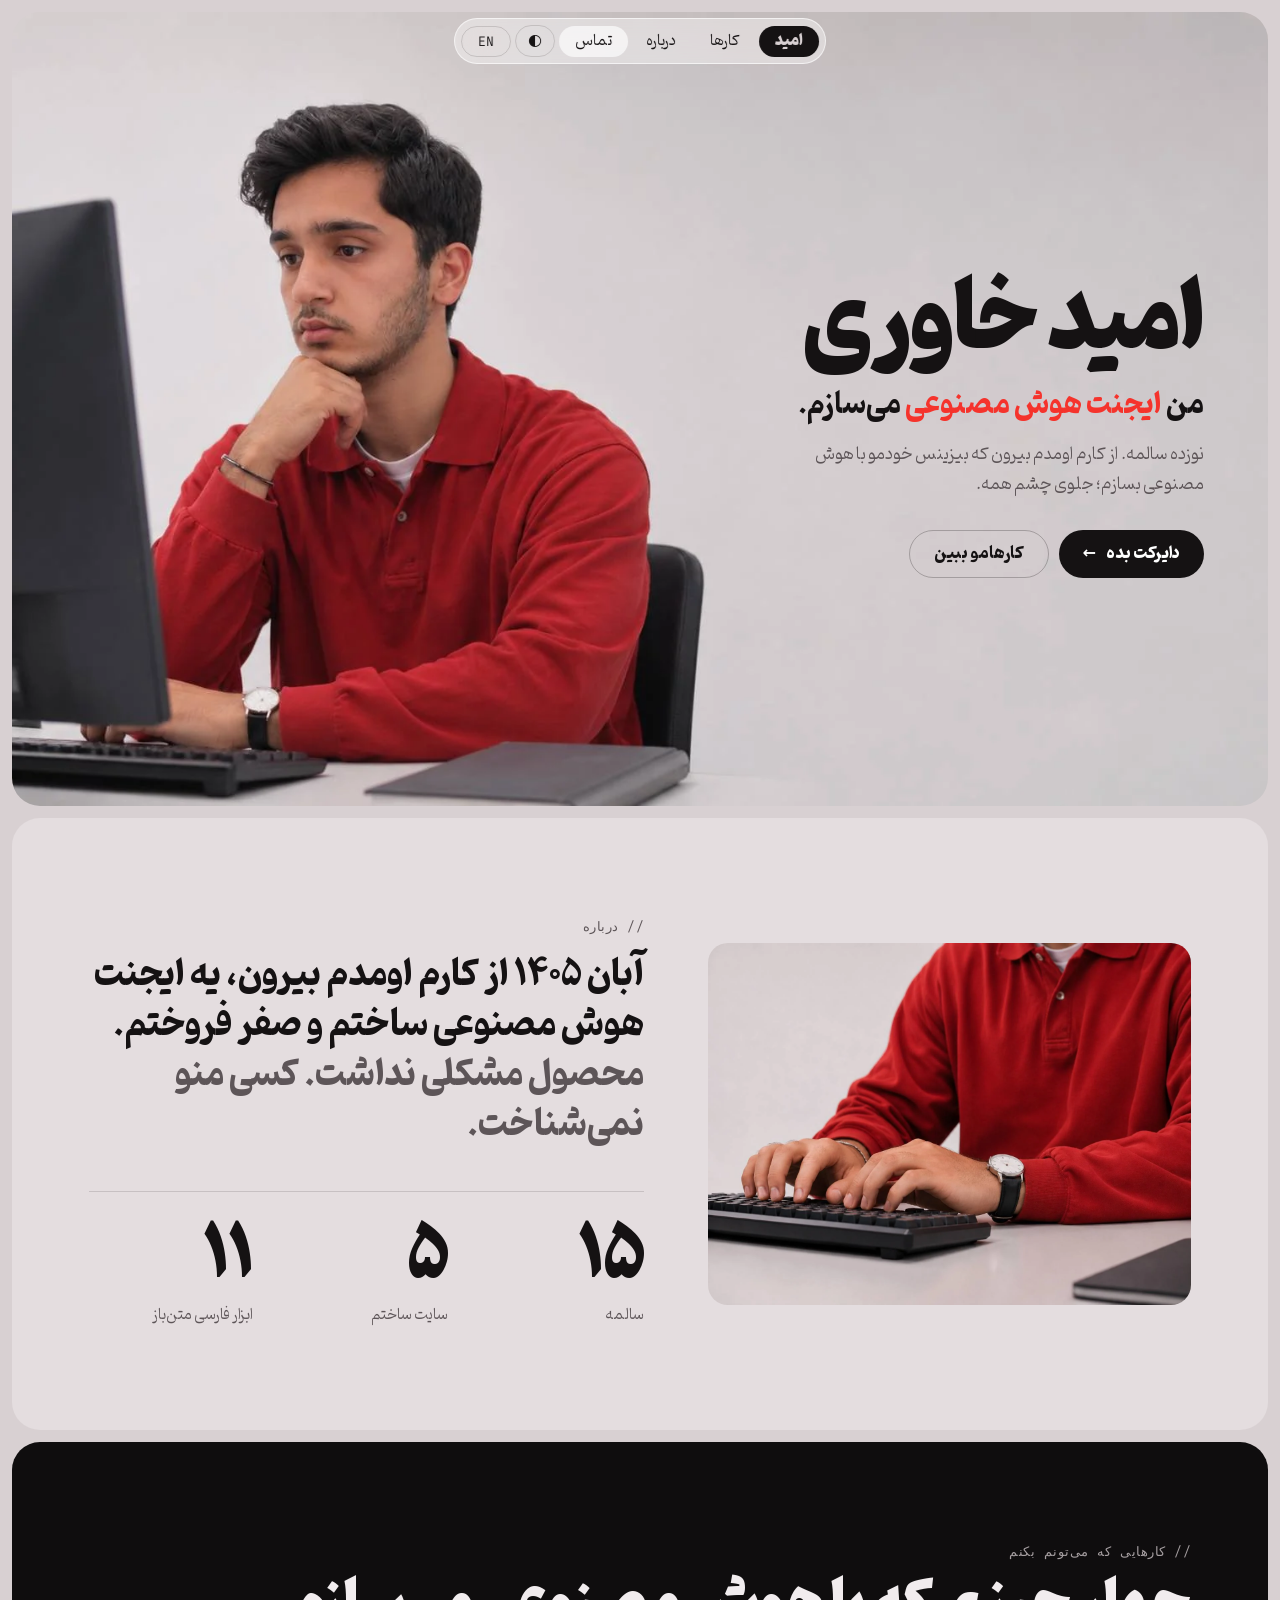
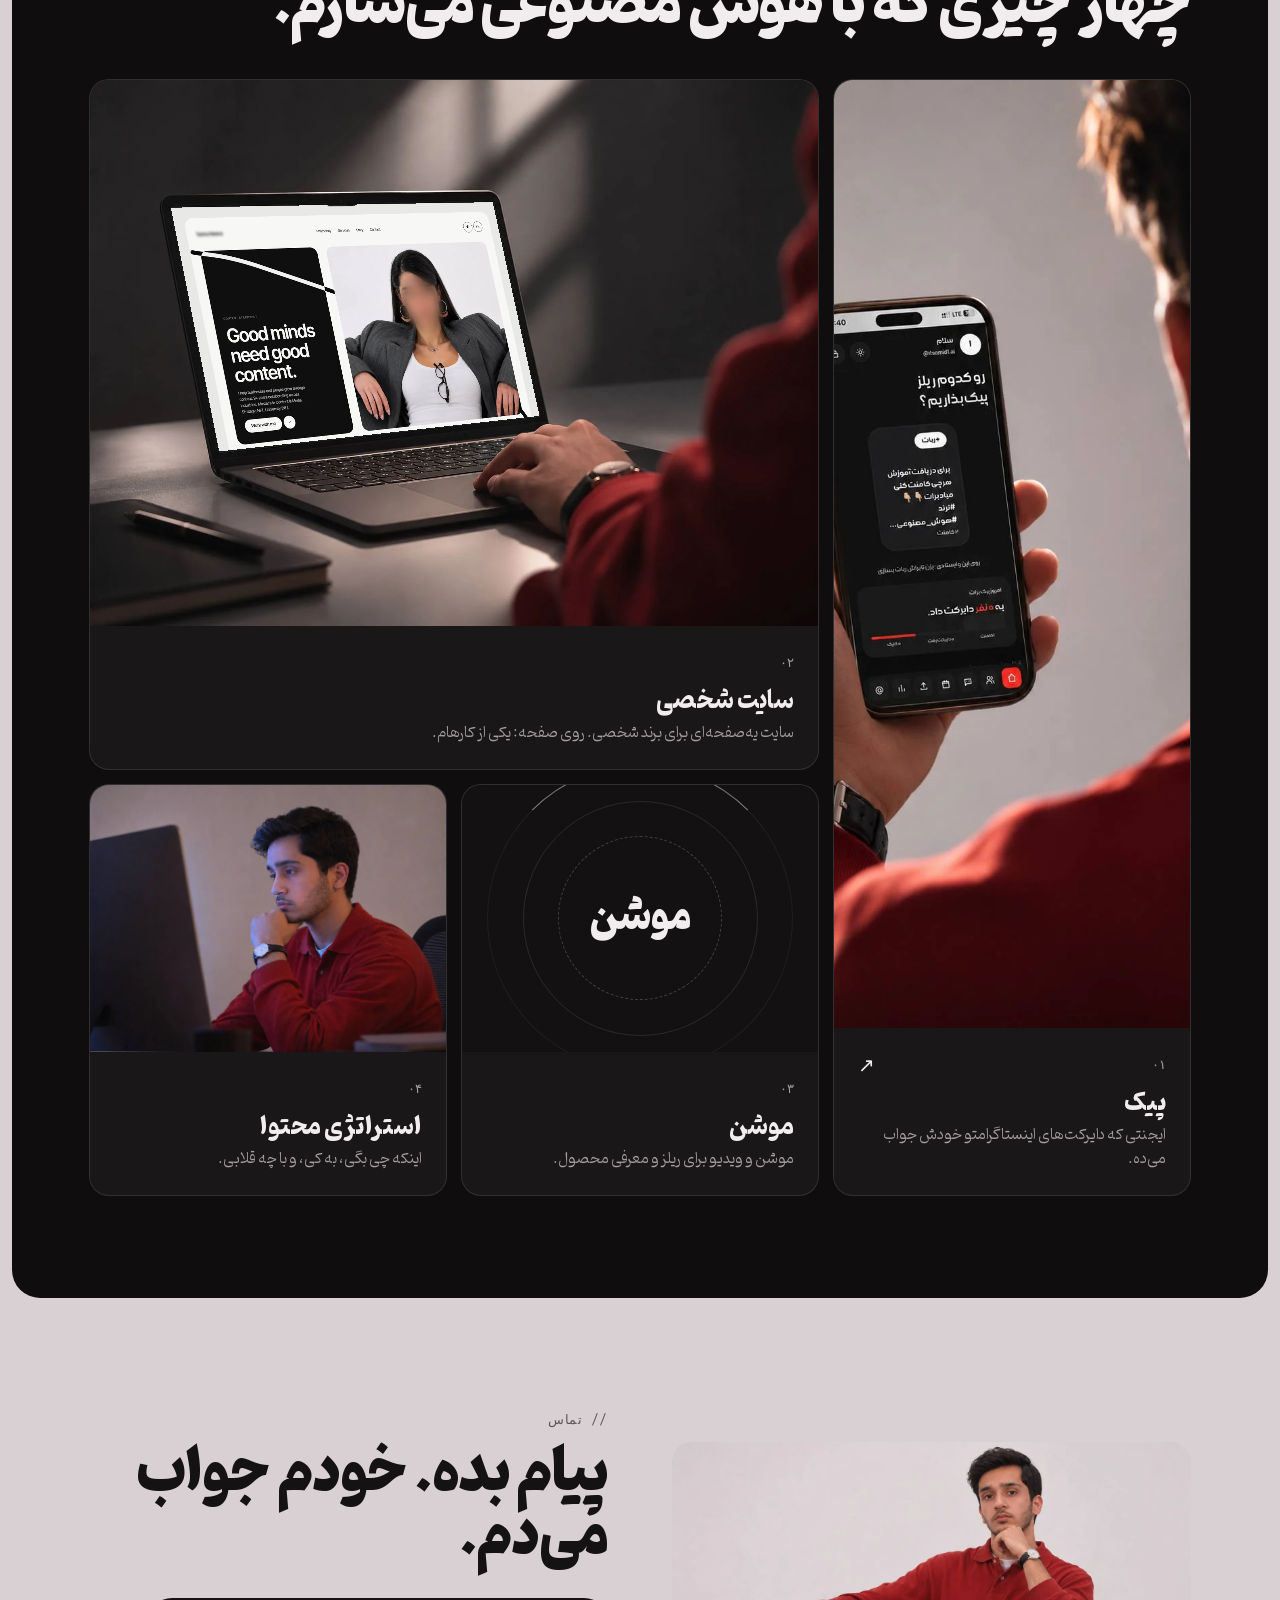
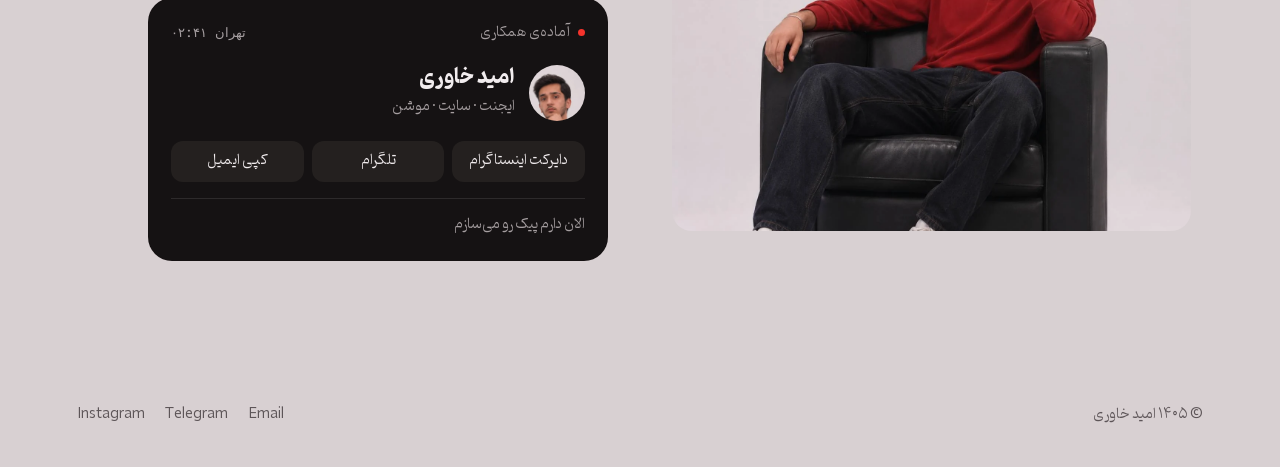
<file: index.html>
<!doctype html>
<html lang="fa" dir="rtl">
<head>
<meta charset="utf-8">
<meta name="viewport" content="width=device-width, initial-scale=1">
<title>امید خاوری | ایجنت هوش مصنوعی، سایت شخصی، برند شخصی</title>
<meta name="description" content="امید خاوری، ۱۹ ساله. با هوش مصنوعی ایجنت، سایت شخصی و موشن می‌سازه و بیزینس خودشو جلوی چشم همه می‌سازه.">
<meta property="og:title" content="امید خاوری">
<meta property="og:description" content="ایجنت هوش مصنوعی، سایت شخصی، موشن و استراتژی محتوا.">
<meta property="og:image" content="https://omidkhavari1708-pixel.github.io/omidtalks/img/v2/og.jpg">
<meta property="og:type" content="website">
<meta name="theme-color" content="#d8d0d2">
<link rel="preload" href="img/v2/hero.webp" as="image">
<link rel="preload" href="fonts/pinar-extrabold.woff2" as="font" type="font/woff2" crossorigin>
<link rel="preload" href="fonts/pinar-regular.woff2" as="font" type="font/woff2" crossorigin>
<link rel="stylesheet" href="css/v2.css">
<script>(()=>{const r=document.documentElement;r.classList.add('js');let t;try{t=localStorage.getItem('theme')}catch(e){}if(!t)t=matchMedia('(prefers-color-scheme: dark)').matches?'dark':'light';r.dataset.theme=t})()</script>
</head>
<body>

<nav class="nav" aria-label="منو" data-en-aria="Menu">
  <a class="logo" href="#top" data-en="Omid">امید</a>
  <div class="links">
    <a href="#work" data-en="Work">کارها</a>
    <a href="#about" data-en="About">درباره</a>
    <a href="#contact" data-en="Contact">تماس</a>
  </div>
  <button class="theme" type="button" aria-label="حالت تاریک" data-en-aria="Dark mode"><span aria-hidden="true">◐</span></button>
  <button class="lang" type="button" aria-label="English" data-en-aria="فارسی">EN</button>
</nav>

<header class="hero" id="top">
  <picture class="hero-img">
    <source media="(max-width: 760px)" srcset="img/v2/hero-sm.webp">
    <img src="img/v2/hero.webp" alt="امید پشت سیستم" data-en-alt="Omid at his desk" width="1672" height="941" fetchpriority="high">
  </picture>
  <div class="hero-copy">
    <h1 data-en="Omid Khavarei">امید خاوری</h1>
    <p class="rot"><span data-en="I build">من</span> <span class="word" aria-live="polite">ایجنت هوش مصنوعی</span> <span data-en=".">می‌سازم.</span></p>
    <p class="sub" data-en="Nineteen. I left my job to build my own business with AI, in front of everyone.">نوزده سالمه. از کارم اومدم بیرون که بیزینس خودمو با هوش مصنوعی بسازم؛ جلوی چشم همه.</p>
    <div class="ctas">
      <a class="btn solid" href="https://ig.me/m/itsomid1.ai" target="_blank" rel="noopener"><span data-en="Send a DM">دایرکت بده</span><i aria-hidden="true">←</i></a>
      <a class="btn ghost" href="#work" data-en="See my work">کارهامو ببین</a>
    </div>
  </div>
</header>

<main>


<section class="about" id="about">
  <figure class="rv"><img src="img/v2/keys.webp" alt="دست‌های امید روی کیبورد" data-en-alt="Omid's hands on the keyboard" loading="lazy" width="1448" height="1086"></figure>
  <div class="about-copy rv">
    <span class="tag" data-en="// about">// درباره</span>
    <p class="statement" data-en="Aban 1405: I left my job, built an AI agent, and sold zero. <em>The product was fine. Nobody knew me.</em>">آبان ۱۴۰۵ از کارم اومدم بیرون، یه ایجنت هوش مصنوعی ساختم و صفر فروختم. <em>محصول مشکلی نداشت. کسی منو نمی‌شناخت.</em></p>
    <dl class="stats">
      <div><dt class="num" data-to="19">۰</dt><dd data-en="years old">سالمه</dd></div>
      <div><dt class="num" data-to="6">۰</dt><dd data-en="sites built">سایت ساختم</dd></div>
      <div><dt class="num" data-to="13">۰</dt><dd data-en="open-source Persian tools">ابزار فارسی متن‌باز</dd></div>
    </dl>
  </div>
</section>

<section class="work dark" id="work">
  <div class="head rv">
    <span class="tag" data-en="// what I can do">// کارهایی که می‌تونم بکنم</span>
    <h2 data-en="Four things I build, with AI.">چهار چیزی که با هوش مصنوعی می‌سازم.</h2>
  </div>
  <div class="bento">
    <a class="tile t-paik rv" href="https://paikfa1omidkhavarei.github.io/" target="_blank" rel="noopener">
      <img src="img/v2/paik.webp" alt="پیک روی گوشی" data-en-alt="Paik on a phone" loading="lazy" width="1122" height="1402">
      <div class="cap"><b data-en="01">۰۱</b><h3 data-en="Paik">پیک</h3><p data-en="An agent that answers your Instagram DMs for you.">ایجنتی که دایرکت‌های اینستاگرامتو خودش جواب می‌ده.</p><i aria-hidden="true">↗</i></div>
    </a>
    <div class="tile t-site rv">
      <div class="laptop" aria-label="نمونه‌ی سایت شخصی" data-en-aria="Personal site example">
        <div class="lap-in">
          <div class="scr"><img src="img/v2/sarina.webp" alt="" loading="lazy" width="1000" height="3132"></div>
          <img class="lap-img" src="img/v2/laptop.webp" alt="" loading="lazy" width="1448" height="1086">
        </div>
      </div>
      <div class="cap"><b data-en="02">۰۲</b><h3 data-en="Personal site">سایت شخصی</h3><p data-en="A one-page site for a personal brand. On screen: one I built.">سایت یه‌صفحه‌ای برای برند شخصی. روی صفحه: یکی از کارهام.</p></div>
    </div>
    <div class="tile t-motion rv">
      <div class="motion" aria-hidden="true"><span></span><span></span><span></span><b data-en="motion">موشن</b></div>
      <div class="cap"><b data-en="03">۰۳</b><h3 data-en="Motion">موشن</h3><p data-en="Motion and video for reels and product launches.">موشن و ویدیو برای ریلز و معرفی محصول.</p></div>
    </div>
    <div class="tile t-strat rv">
      <img src="img/v2/think.webp" alt="امید در حال فکر کردن" data-en-alt="Omid thinking" loading="lazy" width="1448" height="1086">
      <div class="cap"><b data-en="04">۰۴</b><h3 data-en="Content strategy">استراتژی محتوا</h3><p data-en="What to say, to whom, and with which hook.">اینکه چی بگی، به کی، و با چه قلابی.</p></div>
    </div>
  </div>
</section>

<section class="contact" id="contact">
  <figure class="rv"><img src="img/v2/chair.webp" alt="امید روی صندلی" data-en-alt="Omid in a chair" loading="lazy" width="1402" height="1122"></figure>
  <div class="card-wrap rv">
    <span class="tag" data-en="// contact">// تماس</span>
    <h2 data-en="Message me. I answer myself.">پیام بده. خودم جواب می‌دم.</h2>
    <div class="pcard">
      <div class="pc-top">
        <span class="live"><i></i><span data-en="Open to work">آماده‌ی همکاری</span></span>
        <span class="clock" dir="ltr">--:--</span>
      </div>
      <div class="pc-id">
        <img src="img/v2/avatar.webp" alt="" width="240" height="240" loading="lazy">
        <div><b data-en="Omid Khavarei">امید خاوری</b><span data-en="AI agents · sites · motion">ایجنت · سایت · موشن</span></div>
      </div>
      <div class="pc-btns">
        <a href="https://ig.me/m/itsomid1.ai" target="_blank" rel="noopener"><span data-en="Instagram DM">دایرکت اینستاگرام</span></a>
        <a href="https://t.me/itsomid_ai" target="_blank" rel="noopener"><span data-en="Telegram">تلگرام</span></a>
        <button class="copy" type="button" data-mail="omidkhavarimarketer@gmail.com"><span data-en="Copy email">کپی ایمیل</span></button>
      </div>
      <p class="pc-now" data-en="Now building: Paik">الان دارم پیک رو می‌سازم</p>
    </div>
  </div>
</section>

</main>

<footer class="foot">
  <span data-en="© 1405 Omid Khavarei">© ۱۴۰۵ امید خاوری</span>
  <span class="f-links">
    <a href="https://instagram.com/itsomid1.ai" target="_blank" rel="noopener">Instagram</a>
    <a href="https://t.me/itsomid_ai" target="_blank" rel="noopener">Telegram</a>
    <a href="mailto:omidkhavarimarketer@gmail.com">Email</a>
  </span>
</footer>

<script src="js/v2.js"></script>
</body>
</html>
</file>
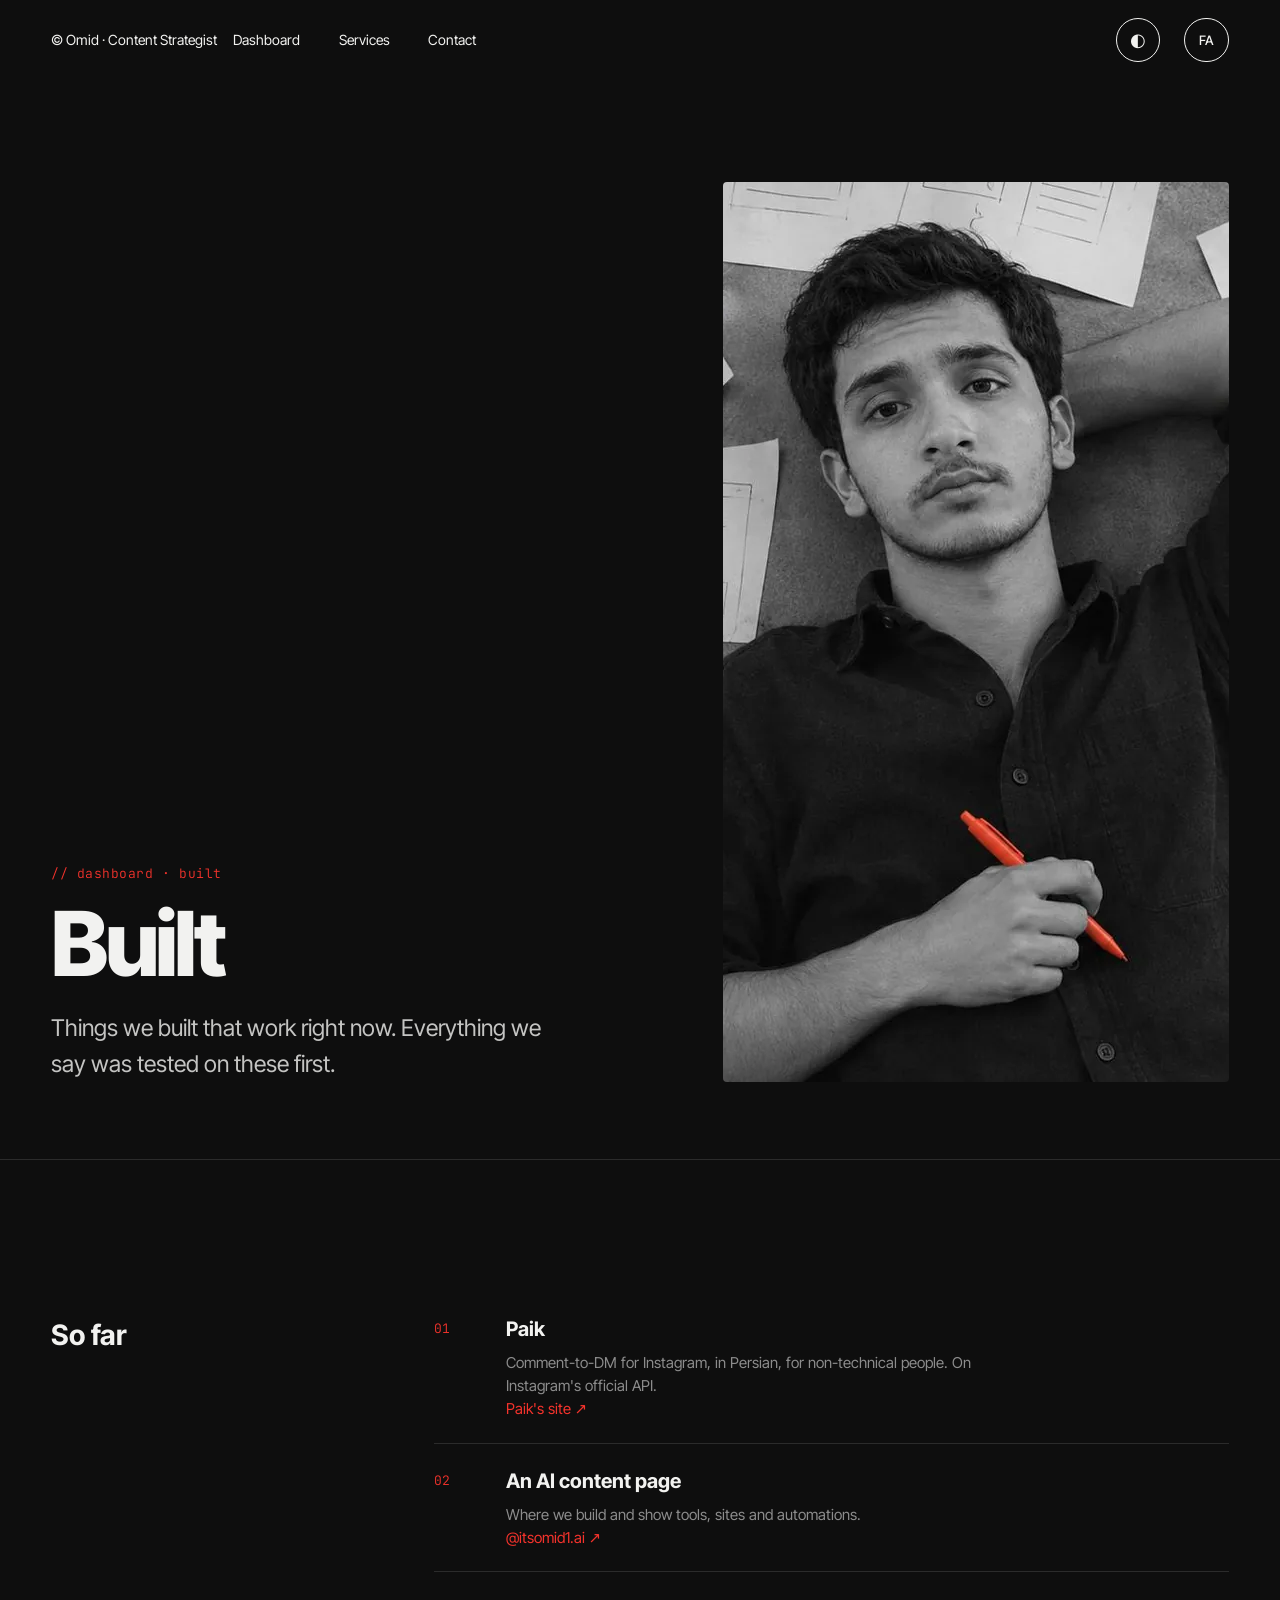
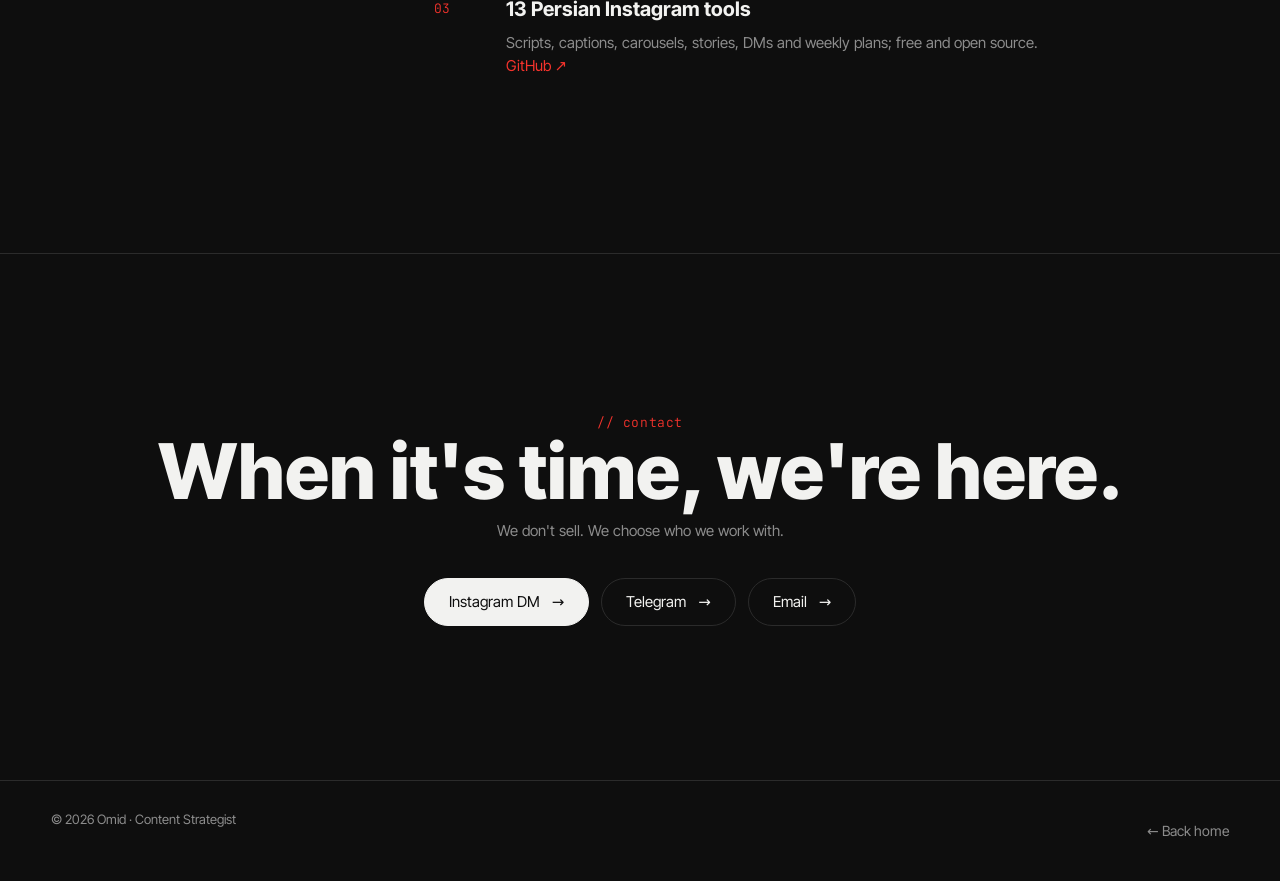
<file: built.html>
<!doctype html>
<html lang="fa" dir="rtl">
<head>
<meta charset="utf-8">
<meta name="viewport" content="width=device-width, initial-scale=1">
<title>ساخته‌ها | امید</title>
<meta name="description" content="چیزهایی که ساختیم و همین الان کار می‌کنن. هر حرفی می‌زنیم، اول روی همین‌ها امتحان شده.">
<meta property="og:title" content="ساخته‌ها | امید">
<meta property="og:image" content="https://omidkhavari1708-pixel.github.io/omidtalks/img/og.jpg">
<meta name="theme-color" content="#0e0e0e">
<meta name="title-en" content="Built | Omid">
<link rel="stylesheet" href="css/site.css">
</head>
<body>
<nav class="nav dark">
  <a href="index.html" data-en="© Omid · Content Strategist">© امید · استراتژیست محتوا</a>
  <div class="links"><a href="index.html#dash" data-en="Dashboard">داشبورد</a><a href="index.html#services" data-en="Services">خدمات</a><a href="#contact" data-en="Contact">تماس</a></div>
  <button class="theme" type="button" aria-label="Light / dark" title="Light / dark"><span aria-hidden="true">◐</span></button>
  <button class="lang" type="button" aria-label="English" data-en-aria="فارسی">EN</button>
</nav>
<main>
<header class="page-head">
  <div class="rv"><span class="tag">// dashboard · built</span><h1 data-en="Built">ساخته‌ها</h1><p class="lead" data-en="Things we built that work right now. Everything we say was tested on these first.">چیزهایی که ساختیم و همین الان کار می‌کنن. هر حرفی می‌زنیم، اول روی همین‌ها امتحان شده.</p></div>
  <img class="rv" src="img/sketches.webp" alt="" width="1600" height="900">
</header>
<section class="block rv"><h2 data-en="So far">تا امروز</h2><ol class="items"><li><b>01</b><div><h3 data-en="Paik">پیک</h3><p data-en="Comment-to-DM for Instagram, in Persian, for non-technical people. On Instagram's official API.">کامنت به دایرکت برای اینستاگرام، فارسی و برای آدمای غیرفنی. روی API رسمی اینستاگرام.</p><p><a href="https://paikfa1omidkhavarei.github.io" target="_blank" rel="noopener"><span data-en="Paik's site">سایت پیک</span> ↗</a></p></div></li><li><b>02</b><div><h3 data-en="An AI content page">پیج تولید محتوای AI</h3><p data-en="Where we build and show tools, sites and automations.">جایی که ابزارها، سایت‌ها و اتوماسیون‌ها رو می‌سازیم و نشون می‌دیم.</p><p><a href="https://instagram.com/itsomid1.ai" target="_blank" rel="noopener"><span data-en="@itsomid1.ai">@itsomid1.ai</span> ↗</a></p></div></li><li><b>03</b><div><h3 data-en="13 Persian Instagram tools">۱۳ ابزار فارسی اینستاگرام</h3><p data-en="Scripts, captions, carousels, stories, DMs and weekly plans; free and open source.">سناریو، کپشن، کاروسل، استوری، دایرکت و برنامه‌ی هفته؛ رایگان و متن‌باز.</p><p><a href="https://github.com/omidkhavari1708-pixel/instagram-agent-fa" target="_blank" rel="noopener"><span data-en="GitHub">گیت‌هاب</span> ↗</a></p></div></li></ol></section>
<section class="cta" id="contact">
  <span class="tag">// contact</span>
  <h2 data-en="When it's time, we're here.">هر وقت وقتش شد، ما این‌جاییم.</h2>
  <p class="small" style="margin:0 auto 8px" data-en="We don't sell. We choose who we work with.">ما چیزی نمی‌فروشیم. انتخاب می‌کنیم با کی کار کنیم.</p>
  <div class="row">
    <a class="btn solid" href="https://ig.me/m/itsomid1.ai" target="_blank" rel="noopener"><span data-en="Instagram DM">دایرکت اینستاگرام</span><i aria-hidden="true">←</i></a>
    <a class="btn" href="https://t.me/itsomid_ai" target="_blank" rel="noopener"><span data-en="Telegram">تلگرام</span><i aria-hidden="true">←</i></a>
    <a class="btn" href="mailto:omidkhavarimarketer@gmail.com"><span data-en="Email">ایمیل</span><i aria-hidden="true">←</i></a>
  </div>
</section>
</main>
<footer><span data-en="© 2026 Omid · Content Strategist">© ۱۴۰۵ امید · استراتژیست محتوا</span><a class="back" href="index.html"><span data-en="← Back home">← برگشت به صفحه‌ی اصلی</span></a></footer>
<script src="js/site.js"></script>
</body>
</html>
</file>
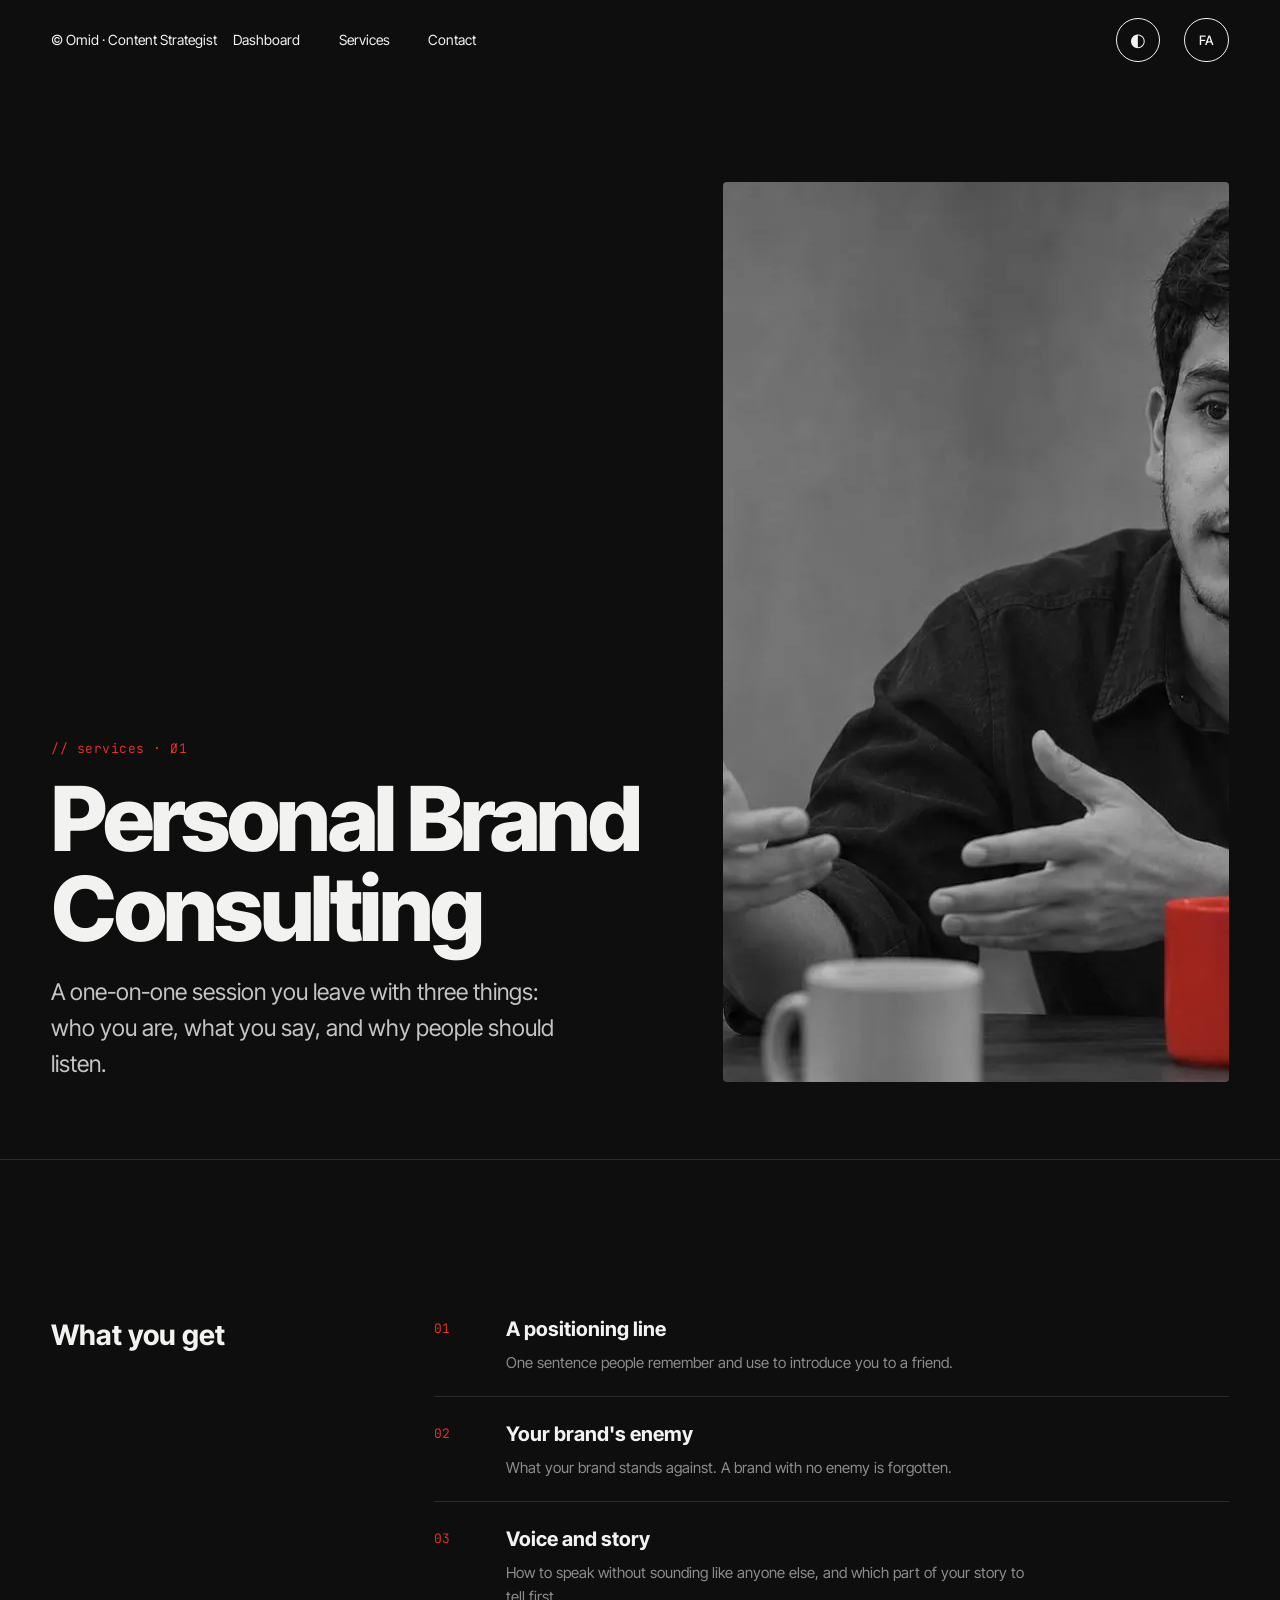
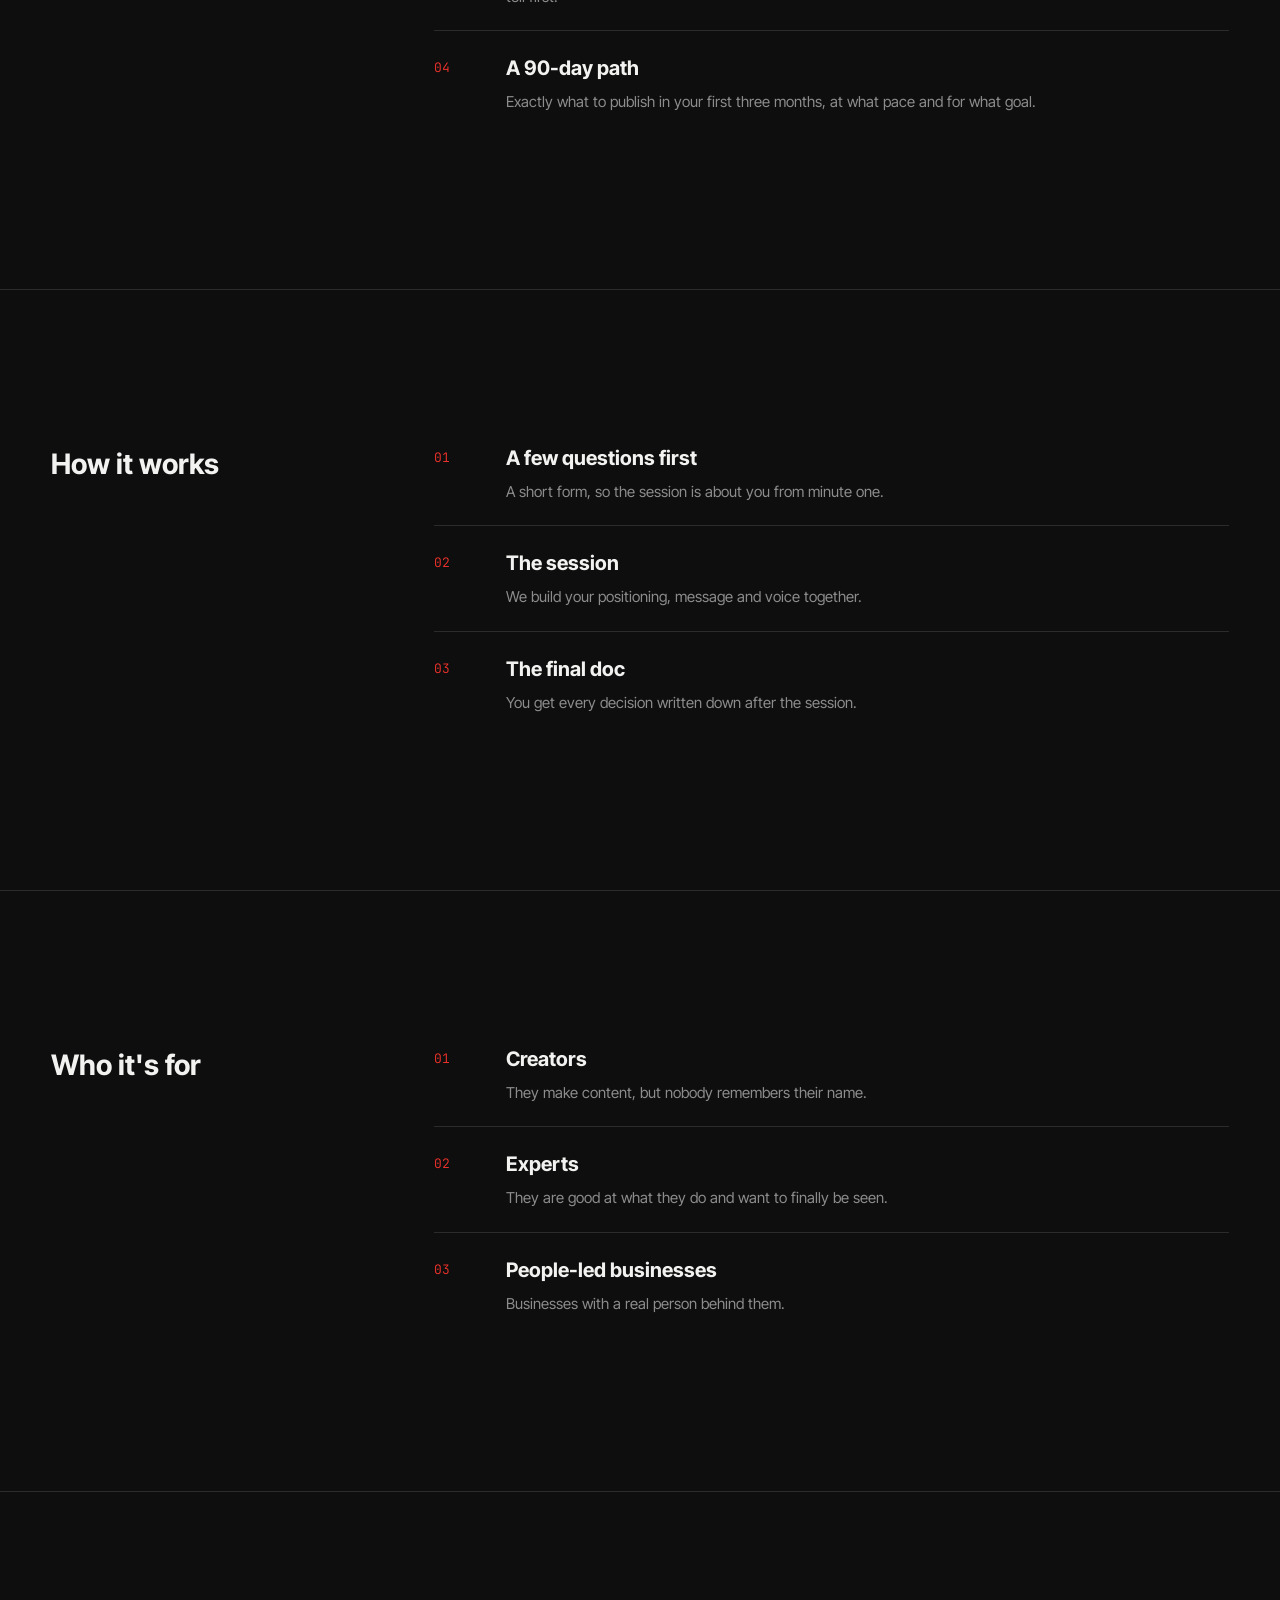
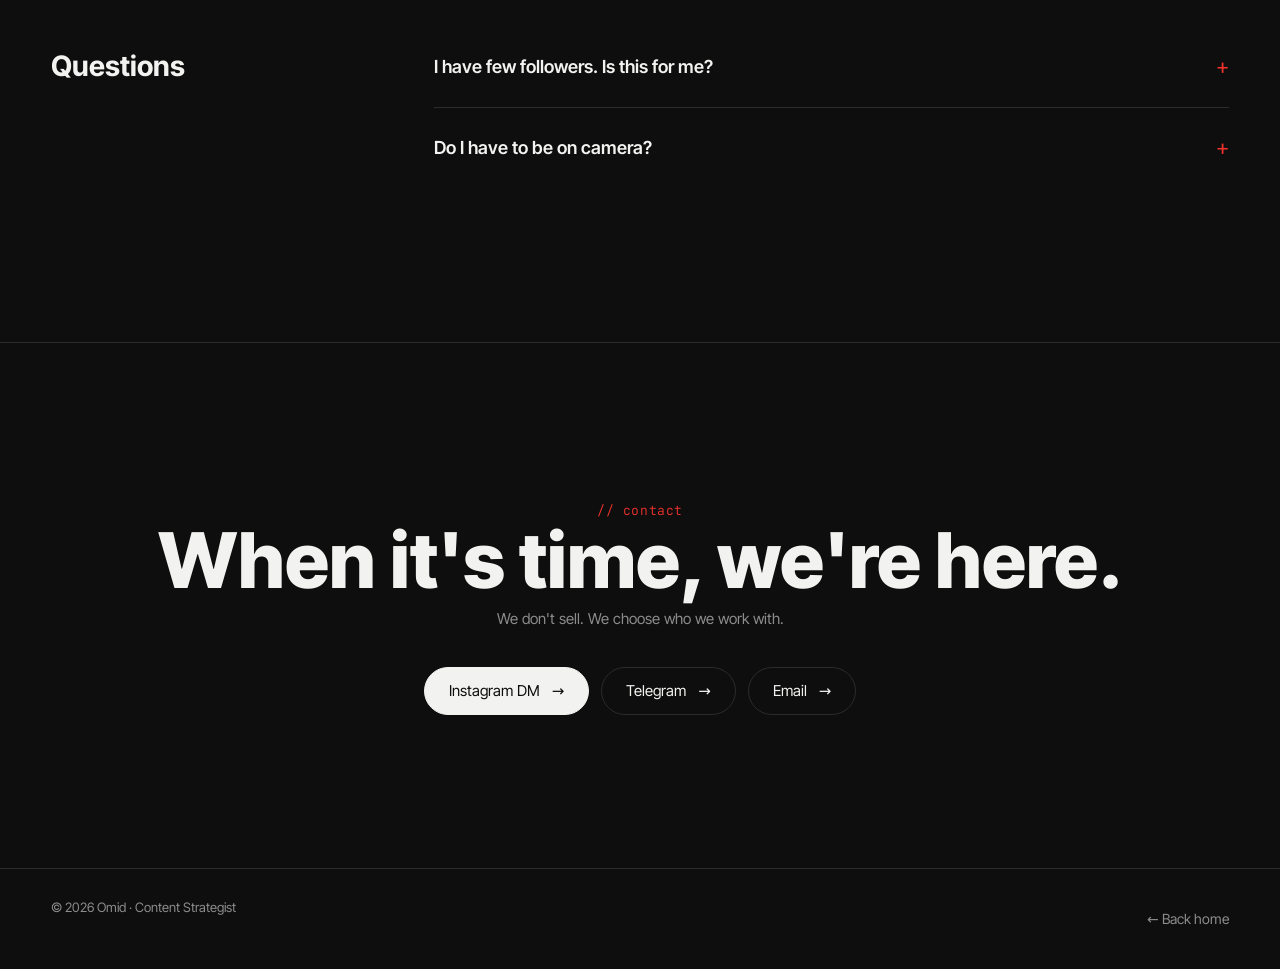
<file: consulting.html>
<!doctype html>
<html lang="fa" dir="rtl">
<head>
<meta charset="utf-8">
<meta name="viewport" content="width=device-width, initial-scale=1">
<title>مشاوره‌ی برند شخصی | امید</title>
<meta name="description" content="یه جلسه‌ی یک‌به‌یک که از آخرش با سه چیز بیرون میای: می‌دونی کی هستی، چی می‌گی، و چرا باید به حرفت گوش بدن.">
<meta property="og:title" content="مشاوره‌ی برند شخصی | امید">
<meta property="og:image" content="https://omidkhavari1708-pixel.github.io/omidtalks/img/og.jpg">
<meta name="theme-color" content="#0e0e0e">
<meta name="title-en" content="Personal Brand Consulting | Omid">
<link rel="stylesheet" href="css/site.css">
</head>
<body>
<nav class="nav dark">
  <a href="index.html" data-en="© Omid · Content Strategist">© امید · استراتژیست محتوا</a>
  <div class="links"><a href="index.html#dash" data-en="Dashboard">داشبورد</a><a href="index.html#services" data-en="Services">خدمات</a><a href="#contact" data-en="Contact">تماس</a></div>
  <button class="theme" type="button" aria-label="Light / dark" title="Light / dark"><span aria-hidden="true">◐</span></button>
  <button class="lang" type="button" aria-label="English" data-en-aria="فارسی">EN</button>
</nav>
<main>
<header class="page-head">
  <div class="rv"><span class="tag">// services · Ø1</span><h1 data-en="Personal Brand Consulting">مشاوره‌ی برند شخصی</h1><p class="lead" data-en="A one-on-one session you leave with three things: who you are, what you say, and why people should listen.">یه جلسه‌ی یک‌به‌یک که از آخرش با سه چیز بیرون میای: می‌دونی کی هستی، چی می‌گی، و چرا باید به حرفت گوش بدن.</p></div>
  <img class="rv" src="img/consult.webp" alt="" width="1600" height="900">
</header>
<section class="block rv"><h2 data-en="What you get">چی گیرت میاد</h2><ol class="items"><li><b>01</b><div><h3 data-en="A positioning line">جمله‌ی جایگاه</h3><p data-en="One sentence people remember and use to introduce you to a friend.">یه جمله که هر کی شنید، یادش بمونه و بتونه تو رو با اون به رفیقش معرفی کنه.</p></div></li><li><b>02</b><div><h3 data-en="Your brand's enemy">دشمن برندت</h3><p data-en="What your brand stands against. A brand with no enemy is forgotten.">چیزی که برندت طرف مقابلشه. برندی که دشمن نداره، یاد هیچ‌کس نمی‌مونه.</p></div></li><li><b>03</b><div><h3 data-en="Voice and story">لحن و داستان</h3><p data-en="How to speak without sounding like anyone else, and which part of your story to tell first.">چطور حرف بزنی که شبیه هیچ‌کس دیگه نشی، و کدوم قسمت داستانت رو اول بگی.</p></div></li><li><b>04</b><div><h3 data-en="A 90-day path">مسیر ۹۰ روزه</h3><p data-en="Exactly what to publish in your first three months, at what pace and for what goal.">سه ماه اول دقیقاً چی منتشر کنی، با چه ریتمی و برای چه هدفی.</p></div></li></ol></section>
<section class="block rv"><h2 data-en="How it works">مراحل</h2><ol class="items"><li><b>01</b><div><h3 data-en="A few questions first">چند سؤال قبل از جلسه</h3><p data-en="A short form, so the session is about you from minute one.">یه فرم کوتاه پر می‌کنی تا جلسه از دقیقه‌ی اول روی خودت باشه.</p></div></li><li><b>02</b><div><h3 data-en="The session">جلسه</h3><p data-en="We build your positioning, message and voice together.">با هم جایگاه، پیام و لحنت رو می‌سازیم.</p></div></li><li><b>03</b><div><h3 data-en="The final doc">سند نهایی</h3><p data-en="You get every decision written down after the session.">خلاصه‌ی همه‌ی تصمیم‌ها رو بعد از جلسه تحویل می‌گیری.</p></div></li></ol></section>
<section class="block rv"><h2 data-en="Who it's for">برای کیه</h2><ol class="items"><li><b>01</b><div><h3 data-en="Creators">کریتورها</h3><p data-en="They make content, but nobody remembers their name.">محتوا می‌سازن ولی کسی اسمشون رو یادش نمی‌مونه.</p></div></li><li><b>02</b><div><h3 data-en="Experts">متخصص‌ها</h3><p data-en="They are good at what they do and want to finally be seen.">کارشون رو بلدن و می‌خوان بالاخره دیده بشن.</p></div></li><li><b>03</b><div><h3 data-en="People-led businesses">کسب‌وکارهای آدم‌محور</h3><p data-en="Businesses with a real person behind them.">کسب‌وکارهایی که پشتشون یه آدم واقعیه.</p></div></li></ol></section>
<section class="block rv"><h2 data-en="Questions">سؤال‌های رایج</h2><div><details><summary data-en="I have few followers. Is this for me?">فالوئرم کمه، به درد من می‌خوره؟</summary><p data-en="Yes. A brand is better built before you grow, not after.">آره. برند رو بهتره قبل از بزرگ شدن ساخت، نه بعدش.</p></details><details><summary data-en="Do I have to be on camera?">باید جلوی دوربین باشم؟</summary><p data-en="No. First we find out who you are, then we decide together: face or no face.">نه. اول می‌فهمیم کی هستی، بعد با هم تصمیم می‌گیریم با چهره یا بی‌چهره.</p></details></div></section>
<section class="cta" id="contact">
  <span class="tag">// contact</span>
  <h2 data-en="When it's time, we're here.">هر وقت وقتش شد، ما این‌جاییم.</h2>
  <p class="small" style="margin:0 auto 8px" data-en="We don't sell. We choose who we work with.">ما چیزی نمی‌فروشیم. انتخاب می‌کنیم با کی کار کنیم.</p>
  <div class="row">
    <a class="btn solid" href="https://ig.me/m/itsomid1.ai" target="_blank" rel="noopener"><span data-en="Instagram DM">دایرکت اینستاگرام</span><i aria-hidden="true">←</i></a>
    <a class="btn" href="https://t.me/itsomid_ai" target="_blank" rel="noopener"><span data-en="Telegram">تلگرام</span><i aria-hidden="true">←</i></a>
    <a class="btn" href="mailto:omidkhavarimarketer@gmail.com"><span data-en="Email">ایمیل</span><i aria-hidden="true">←</i></a>
  </div>
</section>
</main>
<footer><span data-en="© 2026 Omid · Content Strategist">© ۱۴۰۵ امید · استراتژیست محتوا</span><a class="back" href="index.html"><span data-en="← Back home">← برگشت به صفحه‌ی اصلی</span></a></footer>
<script src="js/site.js"></script>
</body>
</html>
</file>
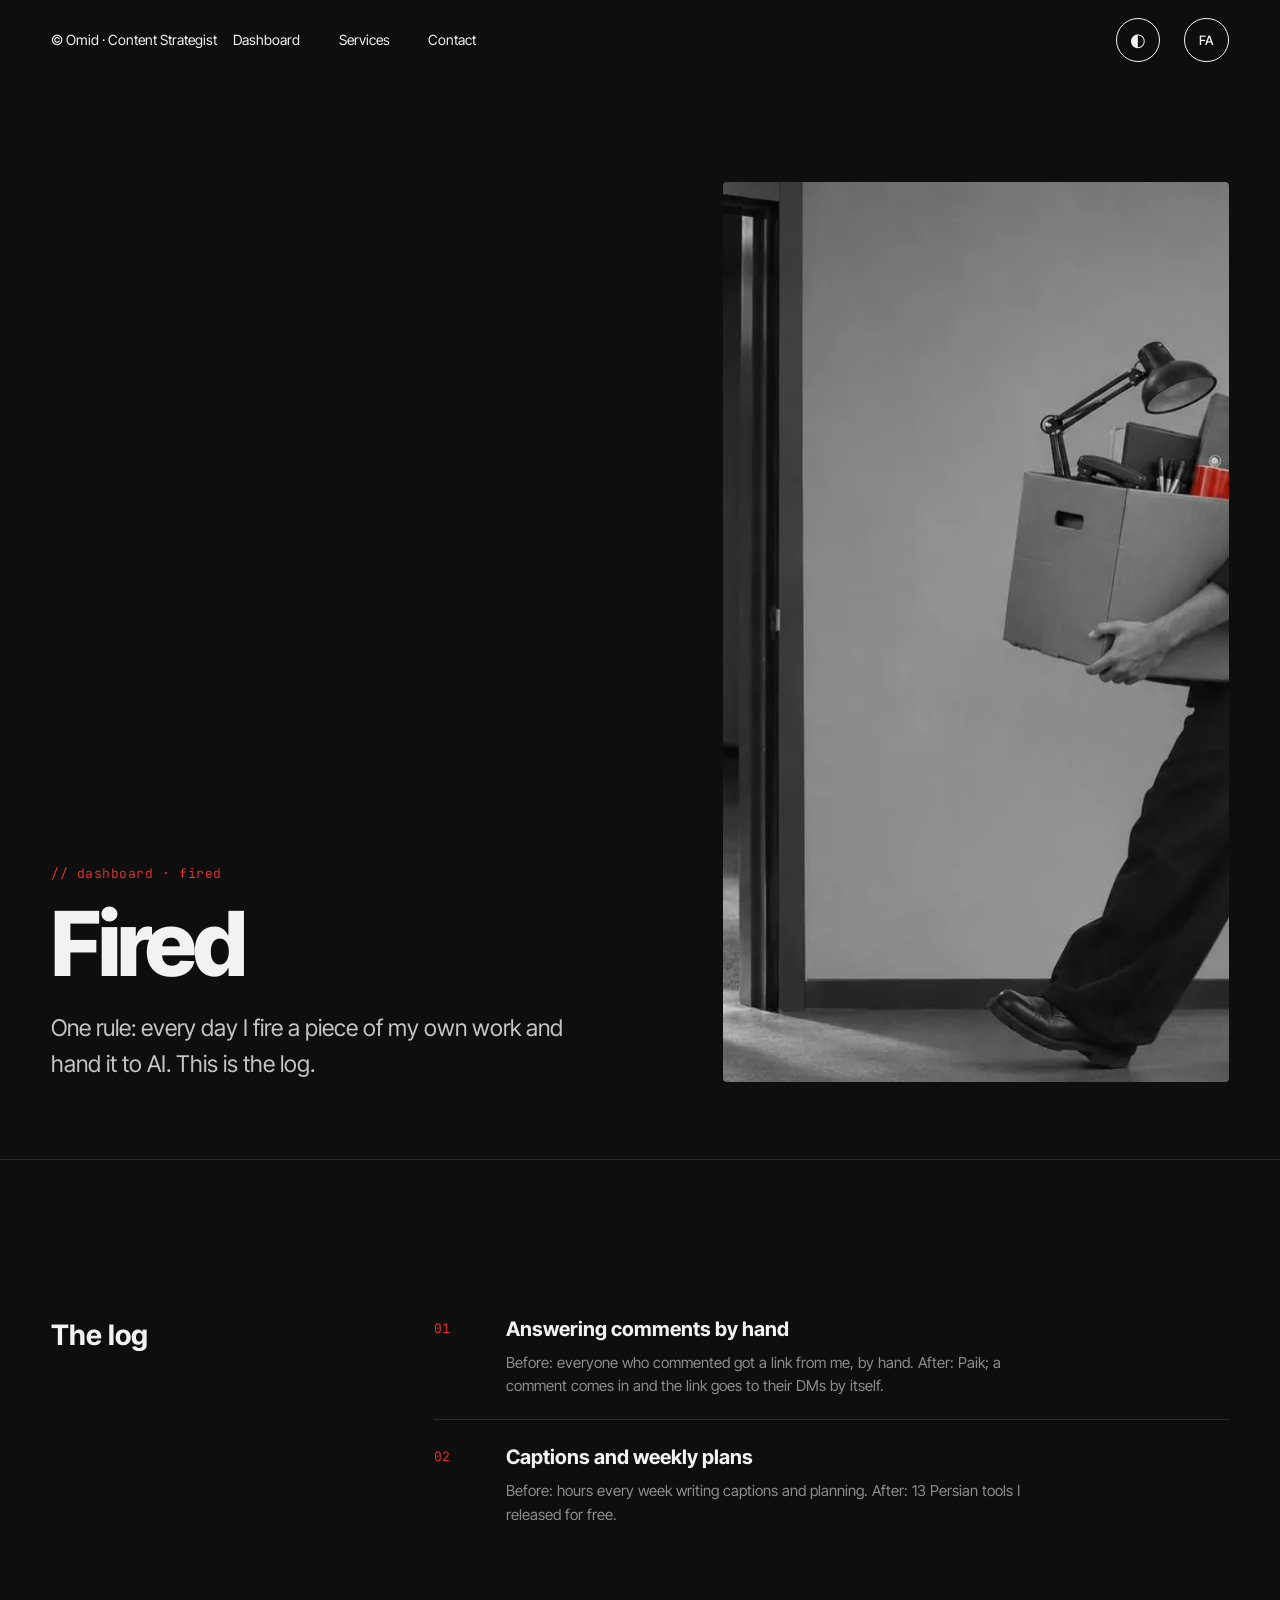
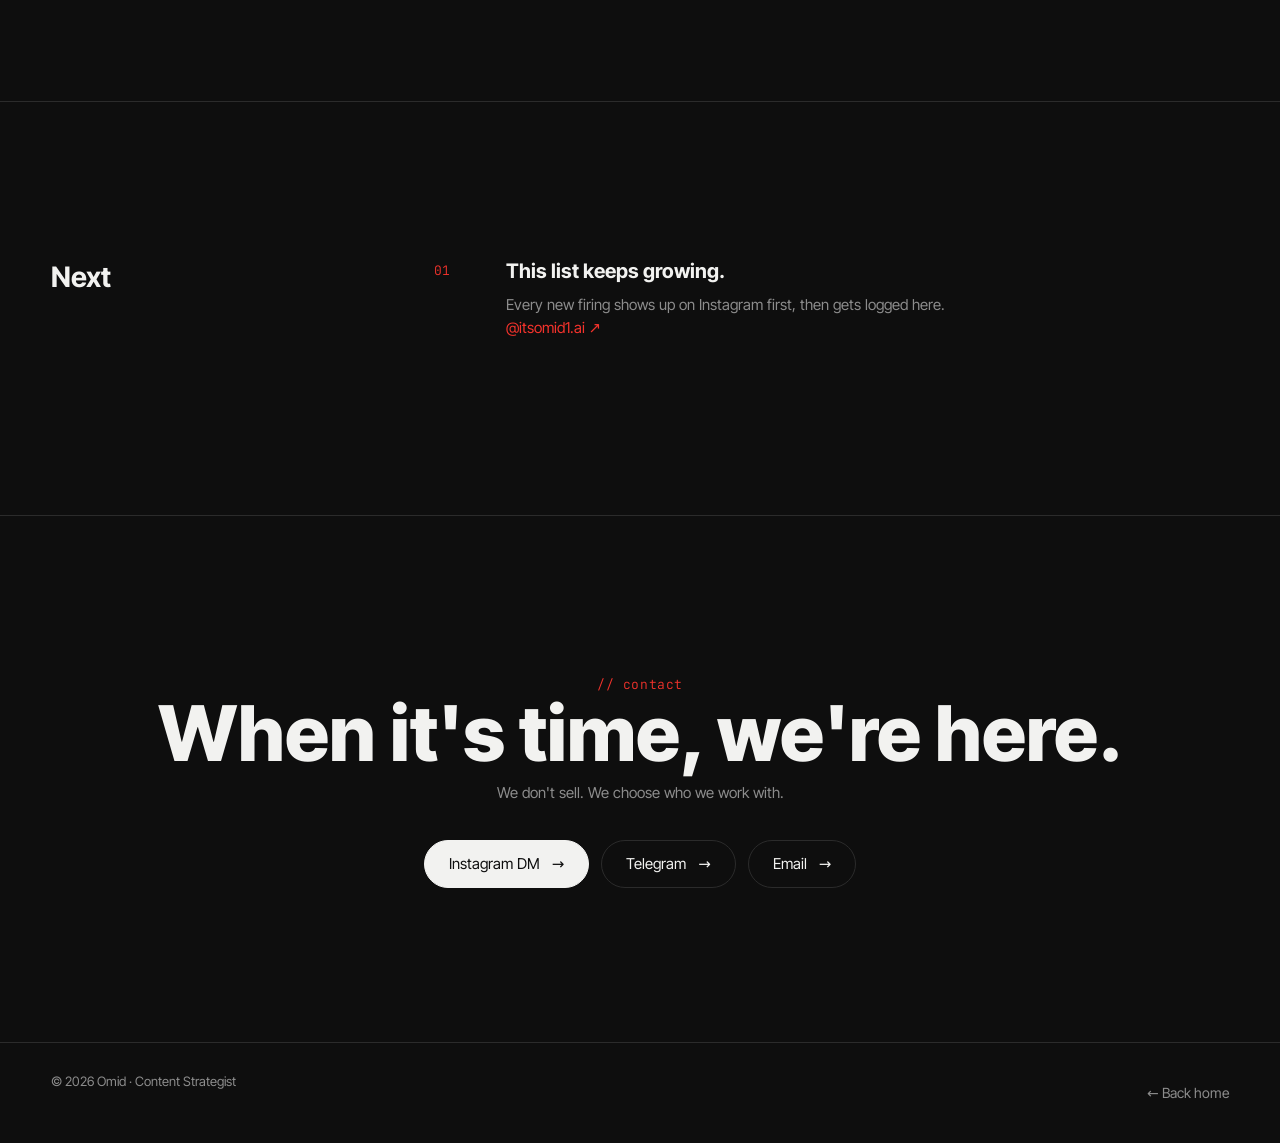
<file: fired.html>
<!doctype html>
<html lang="fa" dir="rtl">
<head>
<meta charset="utf-8">
<meta name="viewport" content="width=device-width, initial-scale=1">
<title>اخراج‌ها | امید</title>
<meta name="description" content="یه قانون دارم: هر روز یه تیکه از کار خودم رو اخراج می‌کنم و می‌دم دست AI. این‌جا دفترشه.">
<meta property="og:title" content="اخراج‌ها | امید">
<meta property="og:image" content="https://omidkhavari1708-pixel.github.io/omidtalks/img/og.jpg">
<meta name="theme-color" content="#0e0e0e">
<meta name="title-en" content="Fired | Omid">
<link rel="stylesheet" href="css/site.css">
</head>
<body>
<nav class="nav dark">
  <a href="index.html" data-en="© Omid · Content Strategist">© امید · استراتژیست محتوا</a>
  <div class="links"><a href="index.html#dash" data-en="Dashboard">داشبورد</a><a href="index.html#services" data-en="Services">خدمات</a><a href="#contact" data-en="Contact">تماس</a></div>
  <button class="theme" type="button" aria-label="Light / dark" title="Light / dark"><span aria-hidden="true">◐</span></button>
  <button class="lang" type="button" aria-label="English" data-en-aria="فارسی">EN</button>
</nav>
<main>
<header class="page-head">
  <div class="rv"><span class="tag">// dashboard · fired</span><h1 data-en="Fired">اخراج‌ها</h1><p class="lead" data-en="One rule: every day I fire a piece of my own work and hand it to AI. This is the log.">یه قانون دارم: هر روز یه تیکه از کار خودم رو اخراج می‌کنم و می‌دم دست AI. این‌جا دفترشه.</p></div>
  <img class="rv" src="img/box.webp" alt="" width="1600" height="900">
</header>
<section class="block rv"><h2 data-en="The log">دفتر اخراج</h2><ol class="items"><li><b>01</b><div><h3 data-en="Answering comments by hand">جواب دستی به کامنت‌ها</h3><p data-en="Before: everyone who commented got a link from me, by hand. After: Paik; a comment comes in and the link goes to their DMs by itself.">قبل: هر کی زیر پستم کامنت می‌ذاشت، باید دستی براش لینک می‌فرستادم. بعد: پیک؛ کامنت که بیاد، لینک خودش تو دایرکت می‌ره.</p></div></li><li><b>02</b><div><h3 data-en="Captions and weekly plans">کپشن و برنامه‌ی هفته</h3><p data-en="Before: hours every week writing captions and planning. After: 13 Persian tools I released for free.">قبل: هر هفته ساعت‌ها پای نوشتن کپشن و چیدن برنامه. بعد: ۱۳ ابزار فارسی که رایگان منتشرشون کردم.</p></div></li></ol></section>
<section class="block rv"><h2 data-en="Next">بعدی</h2><ol class="items"><li><b>01</b><div><h3 data-en="This list keeps growing.">این فهرست بلندتر می‌شه.</h3><p data-en="Every new firing shows up on Instagram first, then gets logged here.">هر اخراج جدید رو اول تو اینستاگرام نشون می‌دم، بعد این‌جا ثبت می‌شه.</p><p><a href="https://instagram.com/itsomid1.ai" target="_blank" rel="noopener"><span data-en="@itsomid1.ai">@itsomid1.ai</span> ↗</a></p></div></li></ol></section>
<section class="cta" id="contact">
  <span class="tag">// contact</span>
  <h2 data-en="When it's time, we're here.">هر وقت وقتش شد، ما این‌جاییم.</h2>
  <p class="small" style="margin:0 auto 8px" data-en="We don't sell. We choose who we work with.">ما چیزی نمی‌فروشیم. انتخاب می‌کنیم با کی کار کنیم.</p>
  <div class="row">
    <a class="btn solid" href="https://ig.me/m/itsomid1.ai" target="_blank" rel="noopener"><span data-en="Instagram DM">دایرکت اینستاگرام</span><i aria-hidden="true">←</i></a>
    <a class="btn" href="https://t.me/itsomid_ai" target="_blank" rel="noopener"><span data-en="Telegram">تلگرام</span><i aria-hidden="true">←</i></a>
    <a class="btn" href="mailto:omidkhavarimarketer@gmail.com"><span data-en="Email">ایمیل</span><i aria-hidden="true">←</i></a>
  </div>
</section>
</main>
<footer><span data-en="© 2026 Omid · Content Strategist">© ۱۴۰۵ امید · استراتژیست محتوا</span><a class="back" href="index.html"><span data-en="← Back home">← برگشت به صفحه‌ی اصلی</span></a></footer>
<script src="js/site.js"></script>
</body>
</html>
</file>
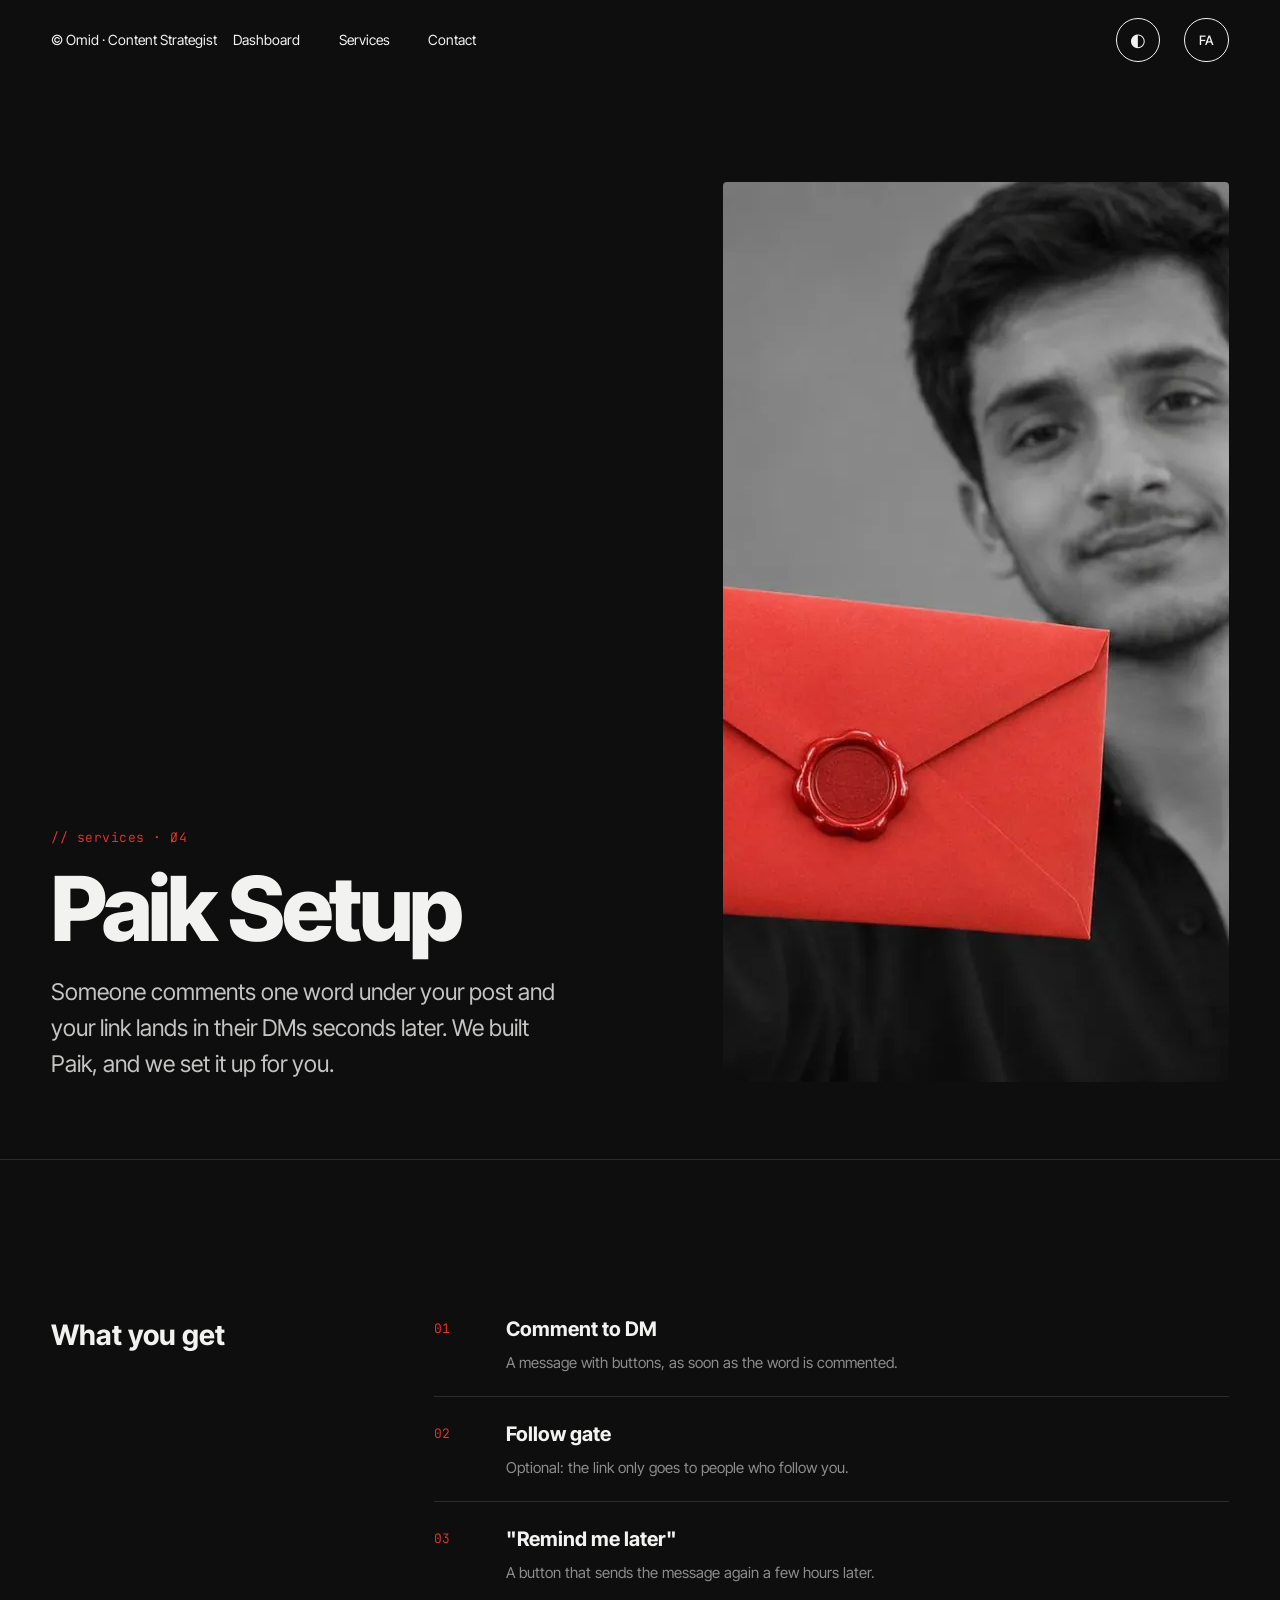
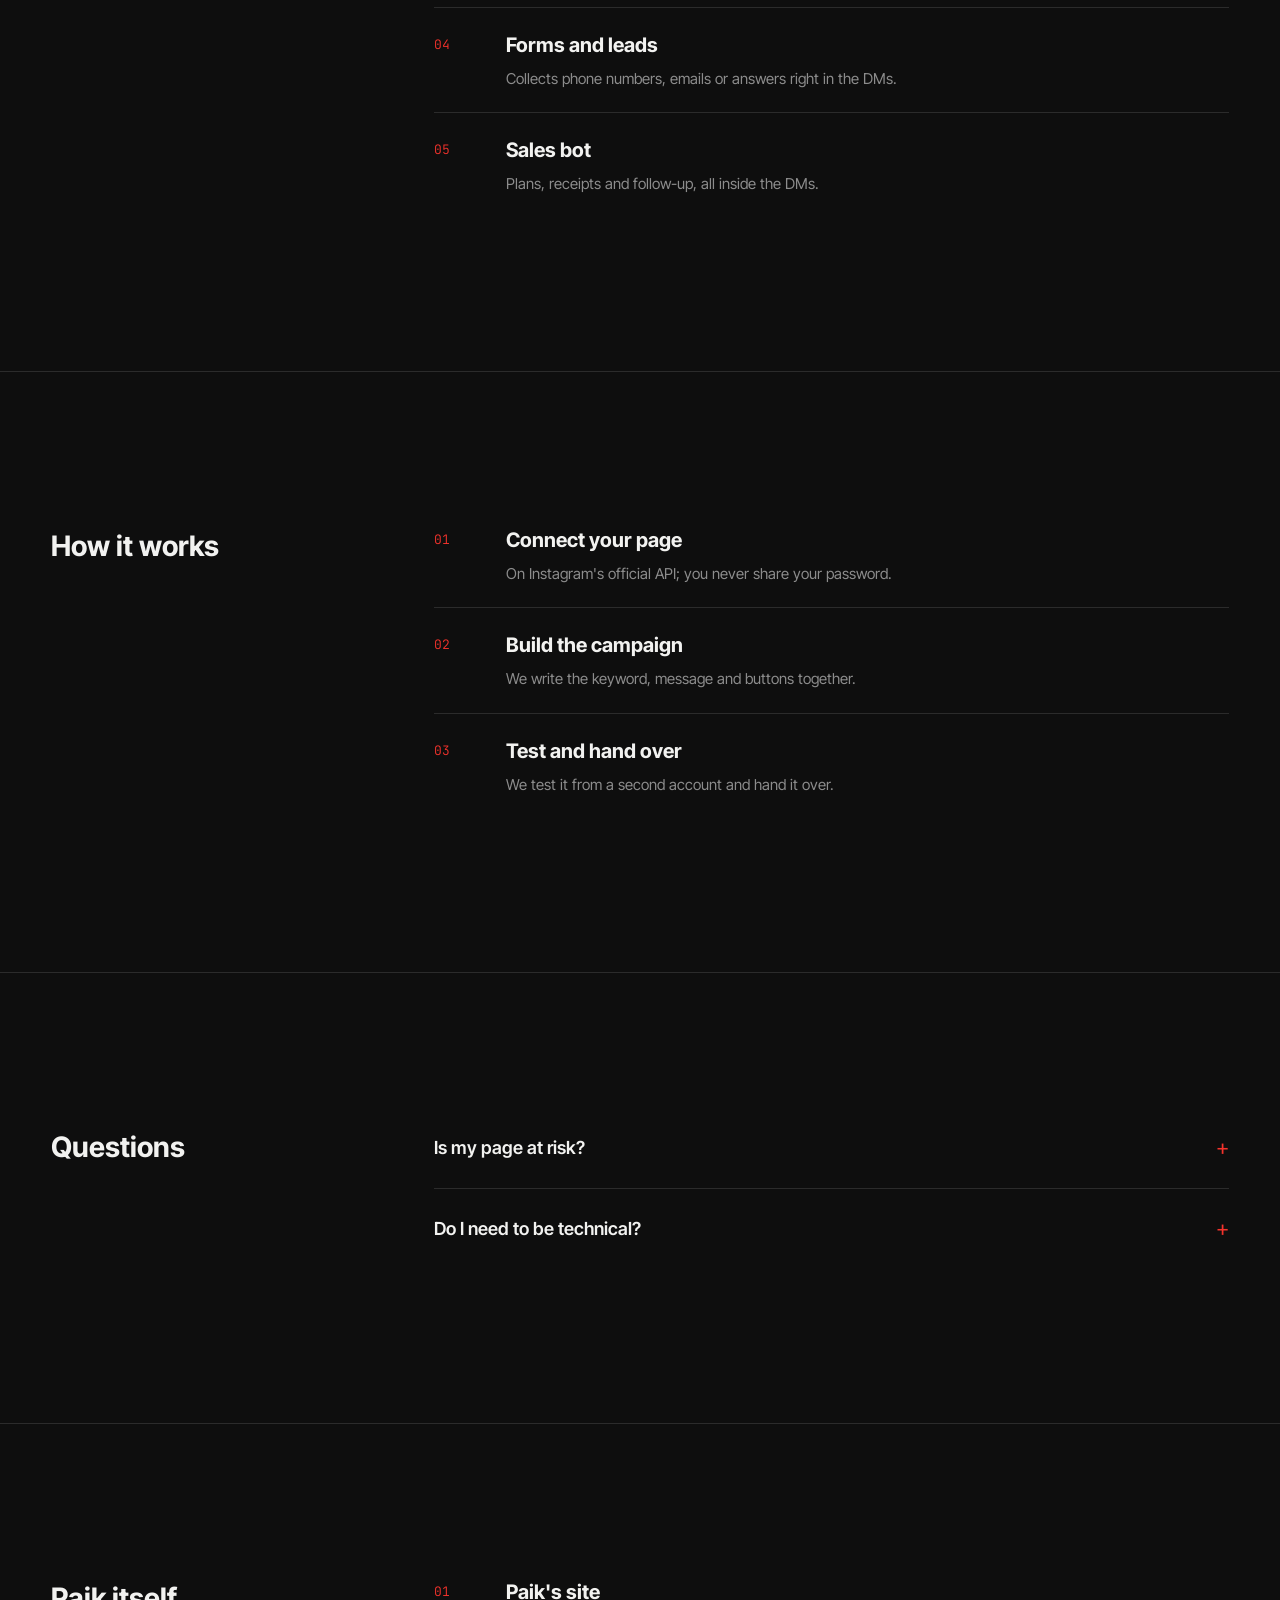
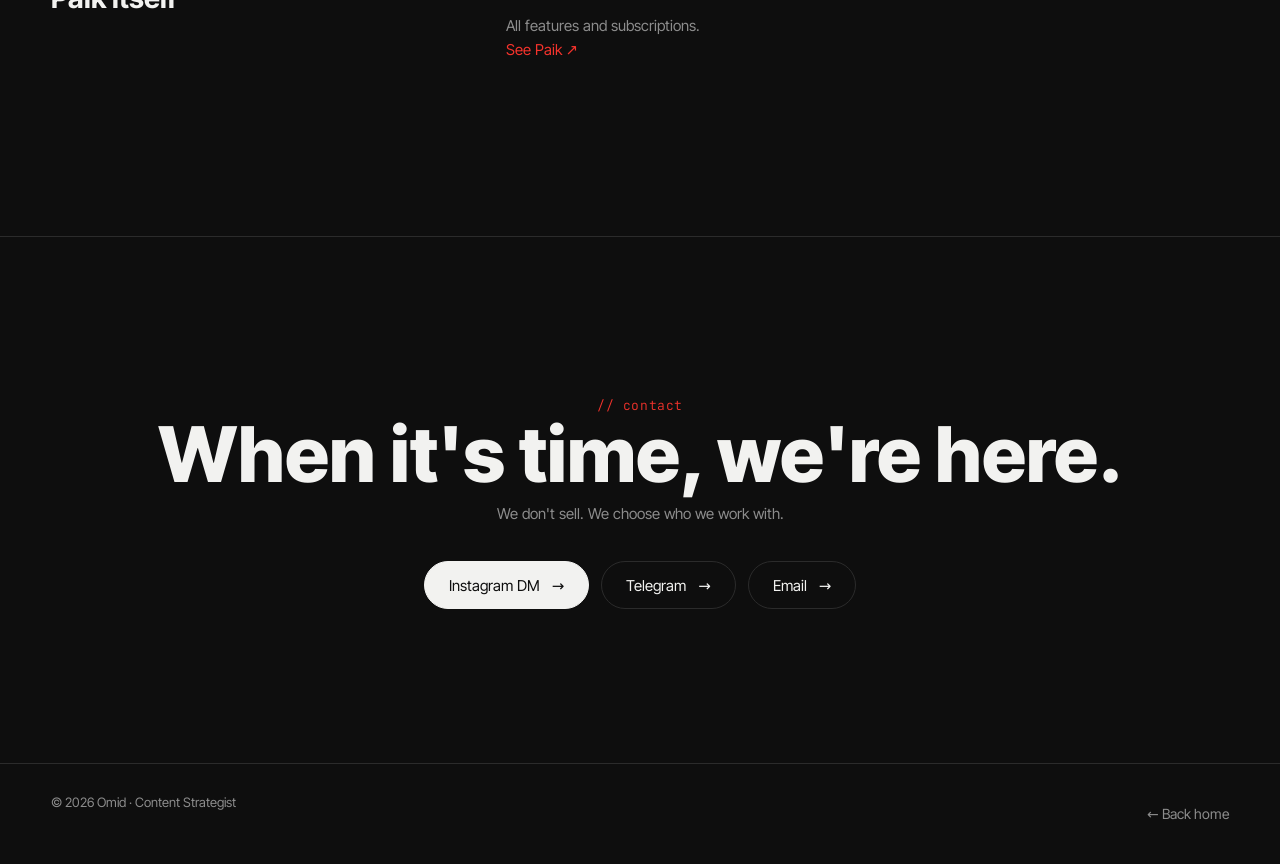
<file: paik.html>
<!doctype html>
<html lang="fa" dir="rtl">
<head>
<meta charset="utf-8">
<meta name="viewport" content="width=device-width, initial-scale=1">
<title>راه‌اندازی پیک | امید</title>
<meta name="description" content="یکی زیر پستت یه کلمه کامنت می‌کنه، لینکت چند ثانیه بعد تو دایرکتش می‌رسه. پیک رو خودمون ساختیم و خودمون راهش می‌ندازیم.">
<meta property="og:title" content="راه‌اندازی پیک | امید">
<meta property="og:image" content="https://omidkhavari1708-pixel.github.io/omidtalks/img/og.jpg">
<meta name="theme-color" content="#0e0e0e">
<meta name="title-en" content="Paik Setup | Omid">
<link rel="stylesheet" href="css/site.css">
</head>
<body>
<nav class="nav dark">
  <a href="index.html" data-en="© Omid · Content Strategist">© امید · استراتژیست محتوا</a>
  <div class="links"><a href="index.html#dash" data-en="Dashboard">داشبورد</a><a href="index.html#services" data-en="Services">خدمات</a><a href="#contact" data-en="Contact">تماس</a></div>
  <button class="theme" type="button" aria-label="Light / dark" title="Light / dark"><span aria-hidden="true">◐</span></button>
  <button class="lang" type="button" aria-label="English" data-en-aria="فارسی">EN</button>
</nav>
<main>
<header class="page-head">
  <div class="rv"><span class="tag">// services · Ø4</span><h1 data-en="Paik Setup">راه‌اندازی پیک</h1><p class="lead" data-en="Someone comments one word under your post and your link lands in their DMs seconds later. We built Paik, and we set it up for you.">یکی زیر پستت یه کلمه کامنت می‌کنه، لینکت چند ثانیه بعد تو دایرکتش می‌رسه. پیک رو خودمون ساختیم و خودمون راهش می‌ندازیم.</p></div>
  <img class="rv" src="img/paik.webp" alt="" width="1600" height="900">
</header>
<section class="block rv"><h2 data-en="What you get">چی گیرت میاد</h2><ol class="items"><li><b>01</b><div><h3 data-en="Comment to DM">کامنت به دایرکت</h3><p data-en="A message with buttons, as soon as the word is commented.">پیام با دکمه، به محض این‌که کلمه کامنت بشه.</p></div></li><li><b>02</b><div><h3 data-en="Follow gate">شرط فالو</h3><p data-en="Optional: the link only goes to people who follow you.">اختیاری: لینک فقط به کسایی می‌رسه که فالوت کردن.</p></div></li><li><b>03</b><div><h3 data-en="&quot;Remind me later&quot;">«بعداً یادم بنداز»</h3><p data-en="A button that sends the message again a few hours later.">دکمه‌ای که چند ساعت بعد دوباره پیام رو می‌فرسته.</p></div></li><li><b>04</b><div><h3 data-en="Forms and leads">فرم و جمع کردن مشتری</h3><p data-en="Collects phone numbers, emails or answers right in the DMs.">شماره، ایمیل یا جواب سؤال‌ها رو تو دایرکت جمع می‌کنه.</p></div></li><li><b>05</b><div><h3 data-en="Sales bot">ربات فروش</h3><p data-en="Plans, receipts and follow-up, all inside the DMs.">پکیج‌ها، رسید و پیگیری خرید، همه تو دایرکت.</p></div></li></ol></section>
<section class="block rv"><h2 data-en="How it works">مراحل</h2><ol class="items"><li><b>01</b><div><h3 data-en="Connect your page">وصل کردن پیجت</h3><p data-en="On Instagram's official API; you never share your password.">روی API رسمی اینستاگرام؛ رمزت رو به هیچ‌کس نمی‌دی.</p></div></li><li><b>02</b><div><h3 data-en="Build the campaign">ساختن کمپین</h3><p data-en="We write the keyword, message and buttons together.">کلمه، متن پیام و دکمه‌ها رو با هم می‌نویسیم.</p></div></li><li><b>03</b><div><h3 data-en="Test and hand over">تست و تحویل</h3><p data-en="We test it from a second account and hand it over.">با یه اکانت دوم امتحانش می‌کنیم و تحویلت می‌دیم.</p></div></li></ol></section>
<section class="block rv"><h2 data-en="Questions">سؤال‌های رایج</h2><div><details><summary data-en="Is my page at risk?">پیجم به خطر نمی‌افته؟</summary><p data-en="Paik runs on Instagram's official API and has checks that keep messages from looking like spam.">پیک روی API رسمی اینستاگرام کار می‌کنه و چک‌هایی داره که پیام‌ها شبیه اسپم نشن.</p></details><details><summary data-en="Do I need to be technical?">باید فنی باشم؟</summary><p data-en="No. We handle the setup.">نه. راه‌اندازی با ماست.</p></details></div></section>
<section class="block rv"><h2 data-en="Paik itself">خود پیک</h2><ol class="items"><li><b>01</b><div><h3 data-en="Paik's site">سایت پیک</h3><p data-en="All features and subscriptions.">امکانات کامل و خرید اشتراک.</p><p><a href="https://paikfa1omidkhavarei.github.io" target="_blank" rel="noopener"><span data-en="See Paik">پیک رو ببین</span> ↗</a></p></div></li></ol></section>
<section class="cta" id="contact">
  <span class="tag">// contact</span>
  <h2 data-en="When it's time, we're here.">هر وقت وقتش شد، ما این‌جاییم.</h2>
  <p class="small" style="margin:0 auto 8px" data-en="We don't sell. We choose who we work with.">ما چیزی نمی‌فروشیم. انتخاب می‌کنیم با کی کار کنیم.</p>
  <div class="row">
    <a class="btn solid" href="https://ig.me/m/itsomid1.ai" target="_blank" rel="noopener"><span data-en="Instagram DM">دایرکت اینستاگرام</span><i aria-hidden="true">←</i></a>
    <a class="btn" href="https://t.me/itsomid_ai" target="_blank" rel="noopener"><span data-en="Telegram">تلگرام</span><i aria-hidden="true">←</i></a>
    <a class="btn" href="mailto:omidkhavarimarketer@gmail.com"><span data-en="Email">ایمیل</span><i aria-hidden="true">←</i></a>
  </div>
</section>
</main>
<footer><span data-en="© 2026 Omid · Content Strategist">© ۱۴۰۵ امید · استراتژیست محتوا</span><a class="back" href="index.html"><span data-en="← Back home">← برگشت به صفحه‌ی اصلی</span></a></footer>
<script src="js/site.js"></script>
</body>
</html>
</file>
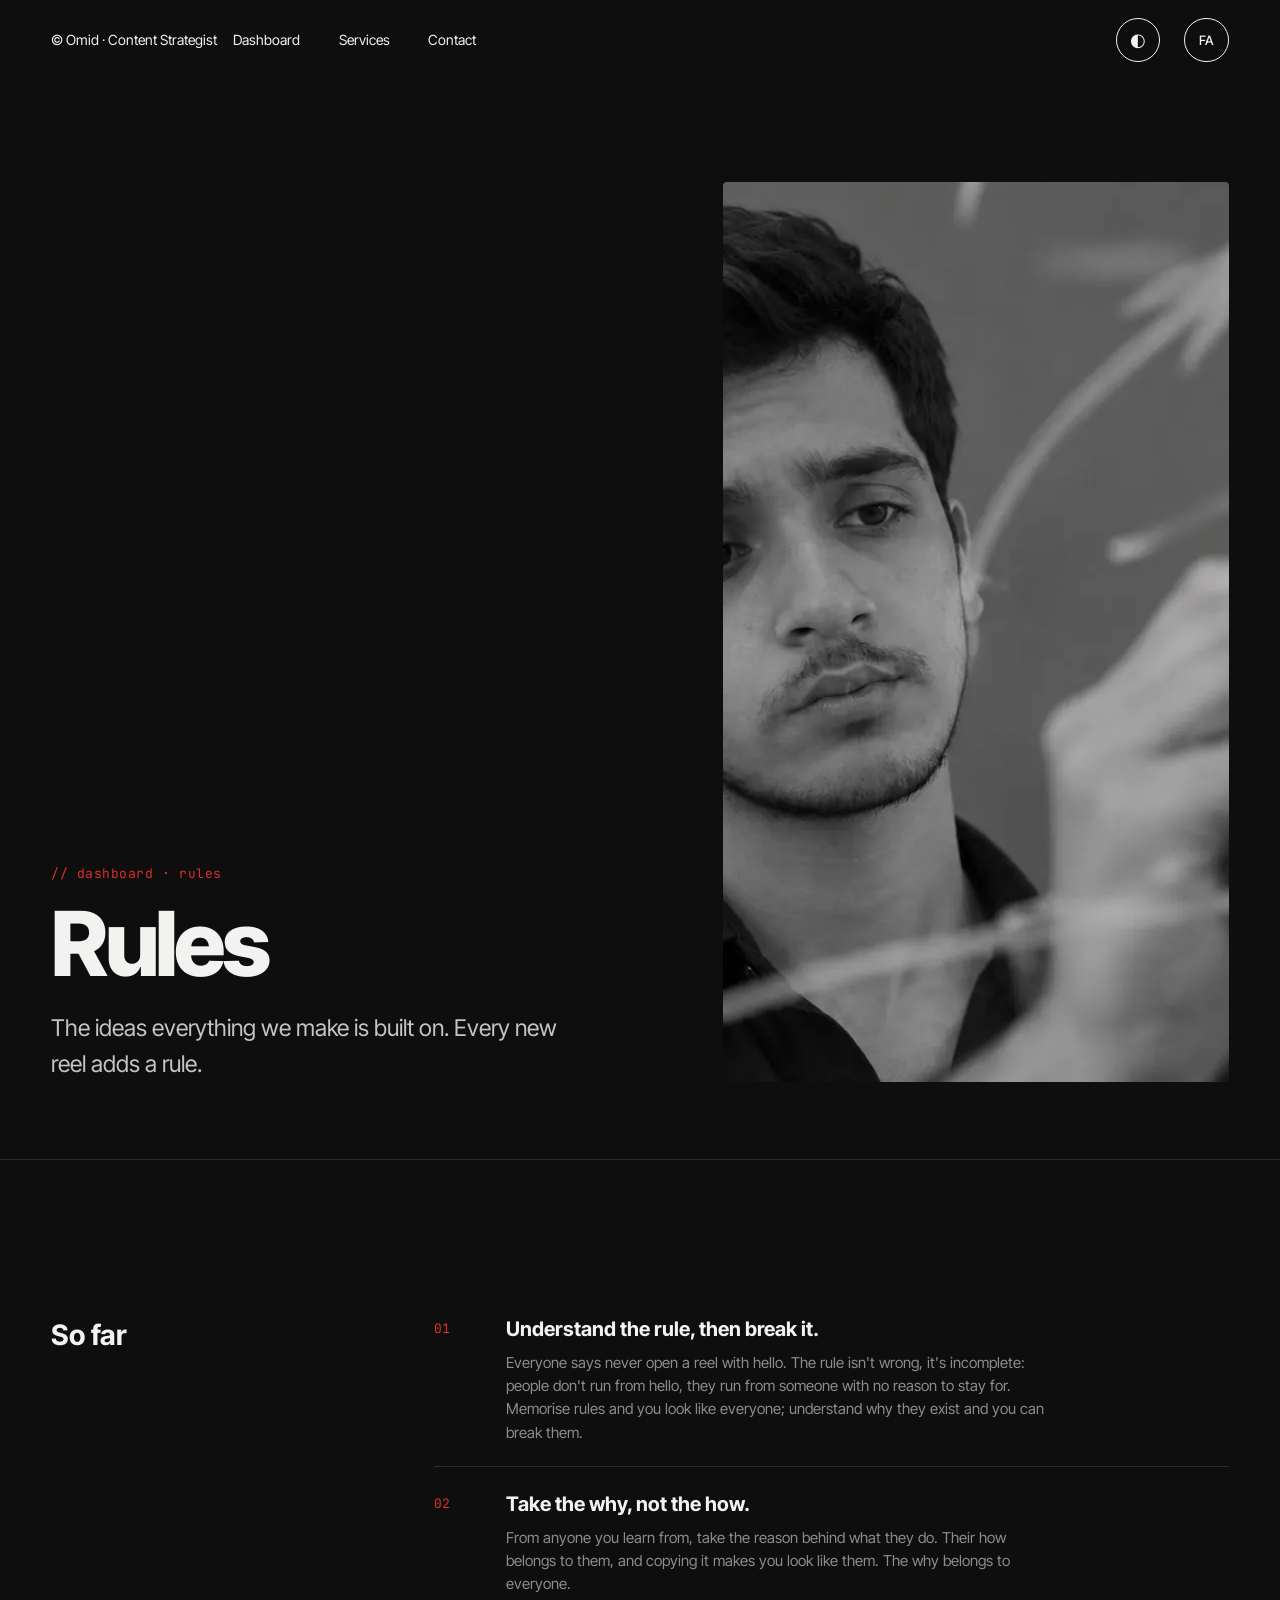
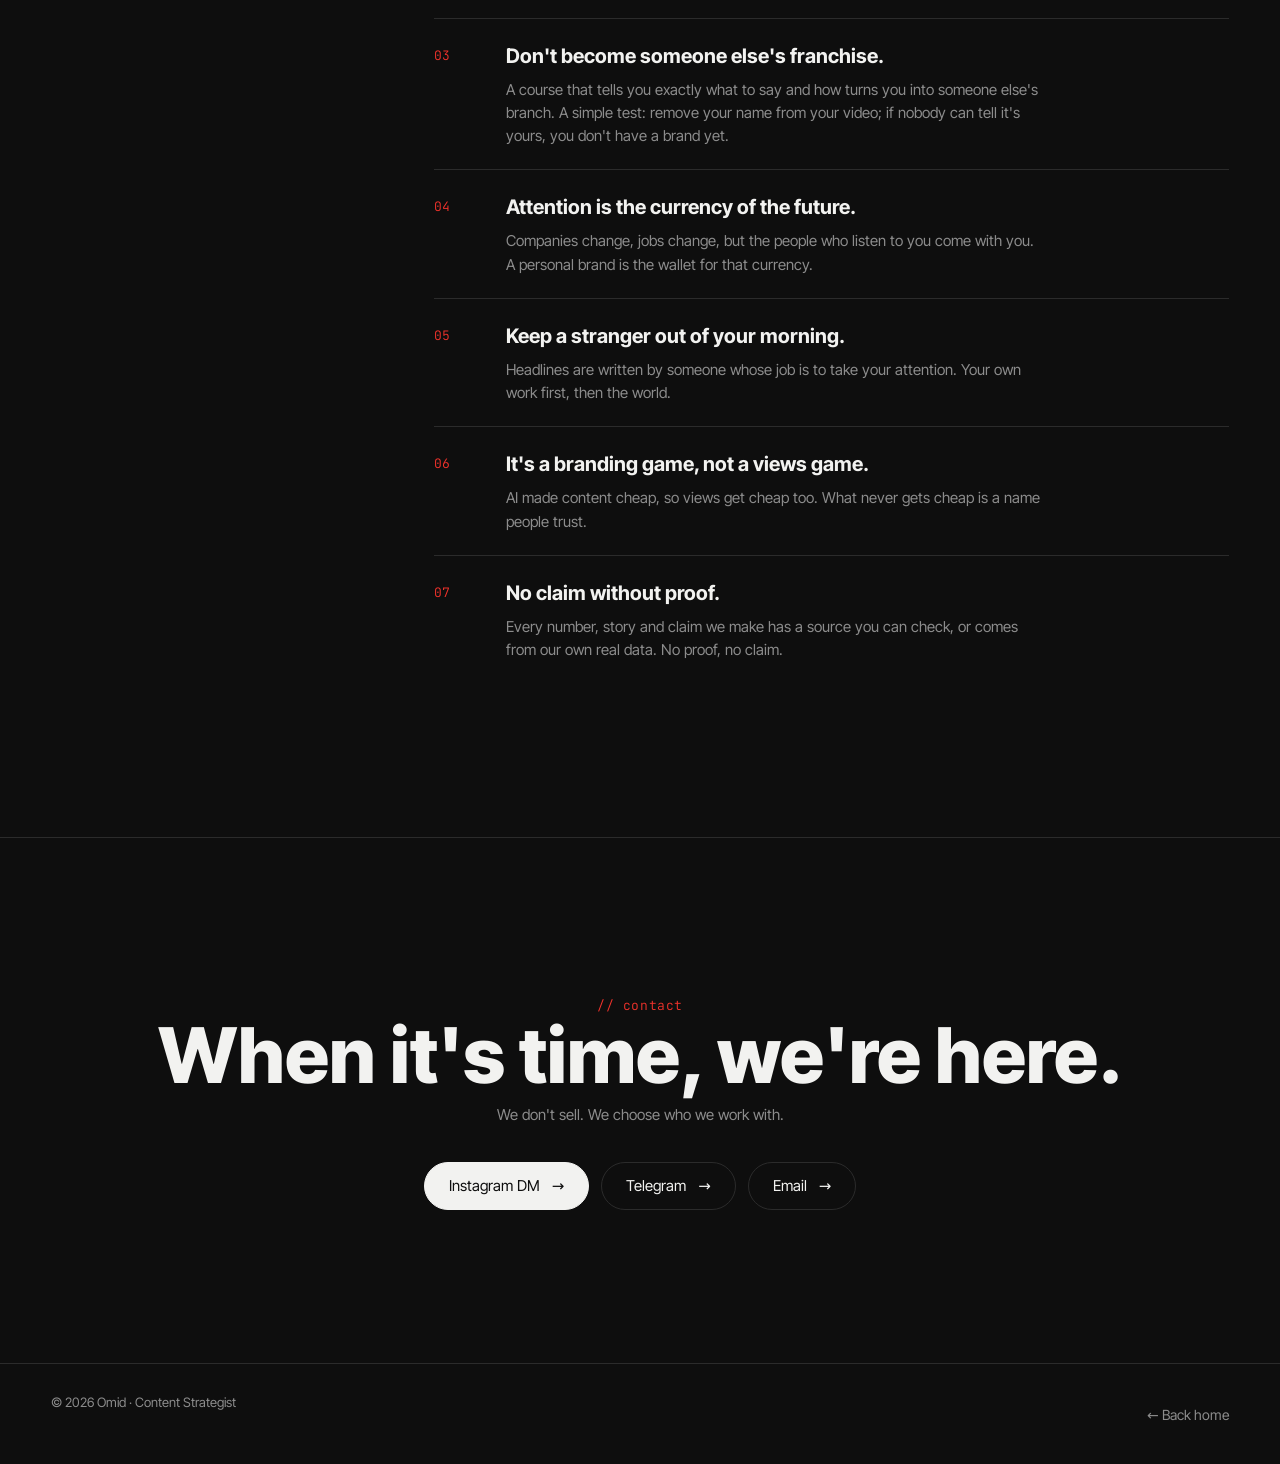
<file: rules.html>
<!doctype html>
<html lang="fa" dir="rtl">
<head>
<meta charset="utf-8">
<meta name="viewport" content="width=device-width, initial-scale=1">
<title>قانون‌ها | امید</title>
<meta name="description" content="فکرهایی که هر چیزی که می‌سازیم روشون بنا شده. هر ریلز جدید، یه قانون جدید.">
<meta property="og:title" content="قانون‌ها | امید">
<meta property="og:image" content="https://omidkhavari1708-pixel.github.io/omidtalks/img/og.jpg">
<meta name="theme-color" content="#0e0e0e">
<meta name="title-en" content="Rules | Omid">
<link rel="stylesheet" href="css/site.css">
</head>
<body>
<nav class="nav dark">
  <a href="index.html" data-en="© Omid · Content Strategist">© امید · استراتژیست محتوا</a>
  <div class="links"><a href="index.html#dash" data-en="Dashboard">داشبورد</a><a href="index.html#services" data-en="Services">خدمات</a><a href="#contact" data-en="Contact">تماس</a></div>
  <button class="theme" type="button" aria-label="Light / dark" title="Light / dark"><span aria-hidden="true">◐</span></button>
  <button class="lang" type="button" aria-label="English" data-en-aria="فارسی">EN</button>
</nav>
<main>
<header class="page-head">
  <div class="rv"><span class="tag">// dashboard · rules</span><h1 data-en="Rules">قانون‌ها</h1><p class="lead" data-en="The ideas everything we make is built on. Every new reel adds a rule.">فکرهایی که هر چیزی که می‌سازیم روشون بنا شده. هر ریلز جدید، یه قانون جدید.</p></div>
  <img class="rv" src="img/glass.webp" alt="" width="1600" height="900">
</header>
<section class="block rv"><h2 data-en="So far">تا امروز</h2><ol class="items"><li><b>01</b><div><h3 data-en="Understand the rule, then break it.">قانون رو بفهم، بعد بشکنش.</h3><p data-en="Everyone says never open a reel with hello. The rule isn't wrong, it's incomplete: people don't run from hello, they run from someone with no reason to stay for. Memorise rules and you look like everyone; understand why they exist and you can break them.">همه می‌گن ریلز رو با سلام شروع نکن. قانون غلط نیست، ناقصه: مردم از سلام فرار نمی‌کنن، از آدمی فرار می‌کنن که دلیلی نداره پاش بمونن. قانون رو حفظ کنی شبیه همه می‌شی؛ بفهمی چرا وجود داره، می‌تونی بشکنیش.</p></div></li><li><b>02</b><div><h3 data-en="Take the why, not the how.">چرا رو بردار، نه چطور رو.</h3><p data-en="From anyone you learn from, take the reason behind what they do. Their how belongs to them, and copying it makes you look like them. The why belongs to everyone.">از هر کی یاد می‌گیری، دلیل کارش رو بردار. چطورش مال اونه و کپی کردنش تو رو شبیه اون می‌کنه. چراش مال همه‌ست.</p></div></li><li><b>03</b><div><h3 data-en="Don't become someone else's franchise.">شعبه‌ی یکی دیگه نشو.</h3><p data-en="A course that tells you exactly what to say and how turns you into someone else's branch. A simple test: remove your name from your video; if nobody can tell it's yours, you don't have a brand yet.">دوره‌ای که بهت می‌گه دقیقاً چی بگی و چطور بگی، تو رو شعبه‌ی یکی دیگه می‌کنه. یه تست ساده: اسمت رو از روی ویدیوت بردار؛ اگه کسی نفهمه مال کیه، هنوز برند نداری.</p></div></li><li><b>04</b><div><h3 data-en="Attention is the currency of the future.">ارز آینده توجهه.</h3><p data-en="Companies change, jobs change, but the people who listen to you come with you. A personal brand is the wallet for that currency.">شرکت عوض می‌شه، شغل عوض می‌شه؛ ولی کسایی که به حرف تو گوش می‌دن با تو میان. برند شخصی کیف پول این ارزه.</p></div></li><li><b>05</b><div><h3 data-en="Keep a stranger out of your morning.">یه غریبه رو از صبحت بیرون کن.</h3><p data-en="Headlines are written by someone whose job is to take your attention. Your own work first, then the world.">تیتر خبرها رو کسی نوشته که کارش گرفتن توجه توئه. اول کار خودت، بعد دنیا.</p></div></li><li><b>06</b><div><h3 data-en="It's a branding game, not a views game.">بازی برنده، نه بازی بازدید.</h3><p data-en="AI made content cheap, so views get cheap too. What never gets cheap is a name people trust.">AI ساختن محتوا رو ارزون کرد؛ پس بازدید هم ارزون می‌شه. چیزی که ارزون نمی‌شه اسمیه که آدما بهش اعتماد دارن.</p></div></li><li><b>07</b><div><h3 data-en="No claim without proof.">حرف بی‌سند نمی‌زنیم.</h3><p data-en="Every number, story and claim we make has a source you can check, or comes from our own real data. No proof, no claim.">هر عدد، هر داستان و هر ادعایی که این‌جا می‌گیم یه منبع قابل بررسی داره، یا از داده‌ی واقعی خودمون میاد. اگه سند نداشته باشه، گفته نمی‌شه.</p></div></li></ol></section>
<section class="cta" id="contact">
  <span class="tag">// contact</span>
  <h2 data-en="When it's time, we're here.">هر وقت وقتش شد، ما این‌جاییم.</h2>
  <p class="small" style="margin:0 auto 8px" data-en="We don't sell. We choose who we work with.">ما چیزی نمی‌فروشیم. انتخاب می‌کنیم با کی کار کنیم.</p>
  <div class="row">
    <a class="btn solid" href="https://ig.me/m/itsomid1.ai" target="_blank" rel="noopener"><span data-en="Instagram DM">دایرکت اینستاگرام</span><i aria-hidden="true">←</i></a>
    <a class="btn" href="https://t.me/itsomid_ai" target="_blank" rel="noopener"><span data-en="Telegram">تلگرام</span><i aria-hidden="true">←</i></a>
    <a class="btn" href="mailto:omidkhavarimarketer@gmail.com"><span data-en="Email">ایمیل</span><i aria-hidden="true">←</i></a>
  </div>
</section>
</main>
<footer><span data-en="© 2026 Omid · Content Strategist">© ۱۴۰۵ امید · استراتژیست محتوا</span><a class="back" href="index.html"><span data-en="← Back home">← برگشت به صفحه‌ی اصلی</span></a></footer>
<script src="js/site.js"></script>
</body>
</html>
</file>
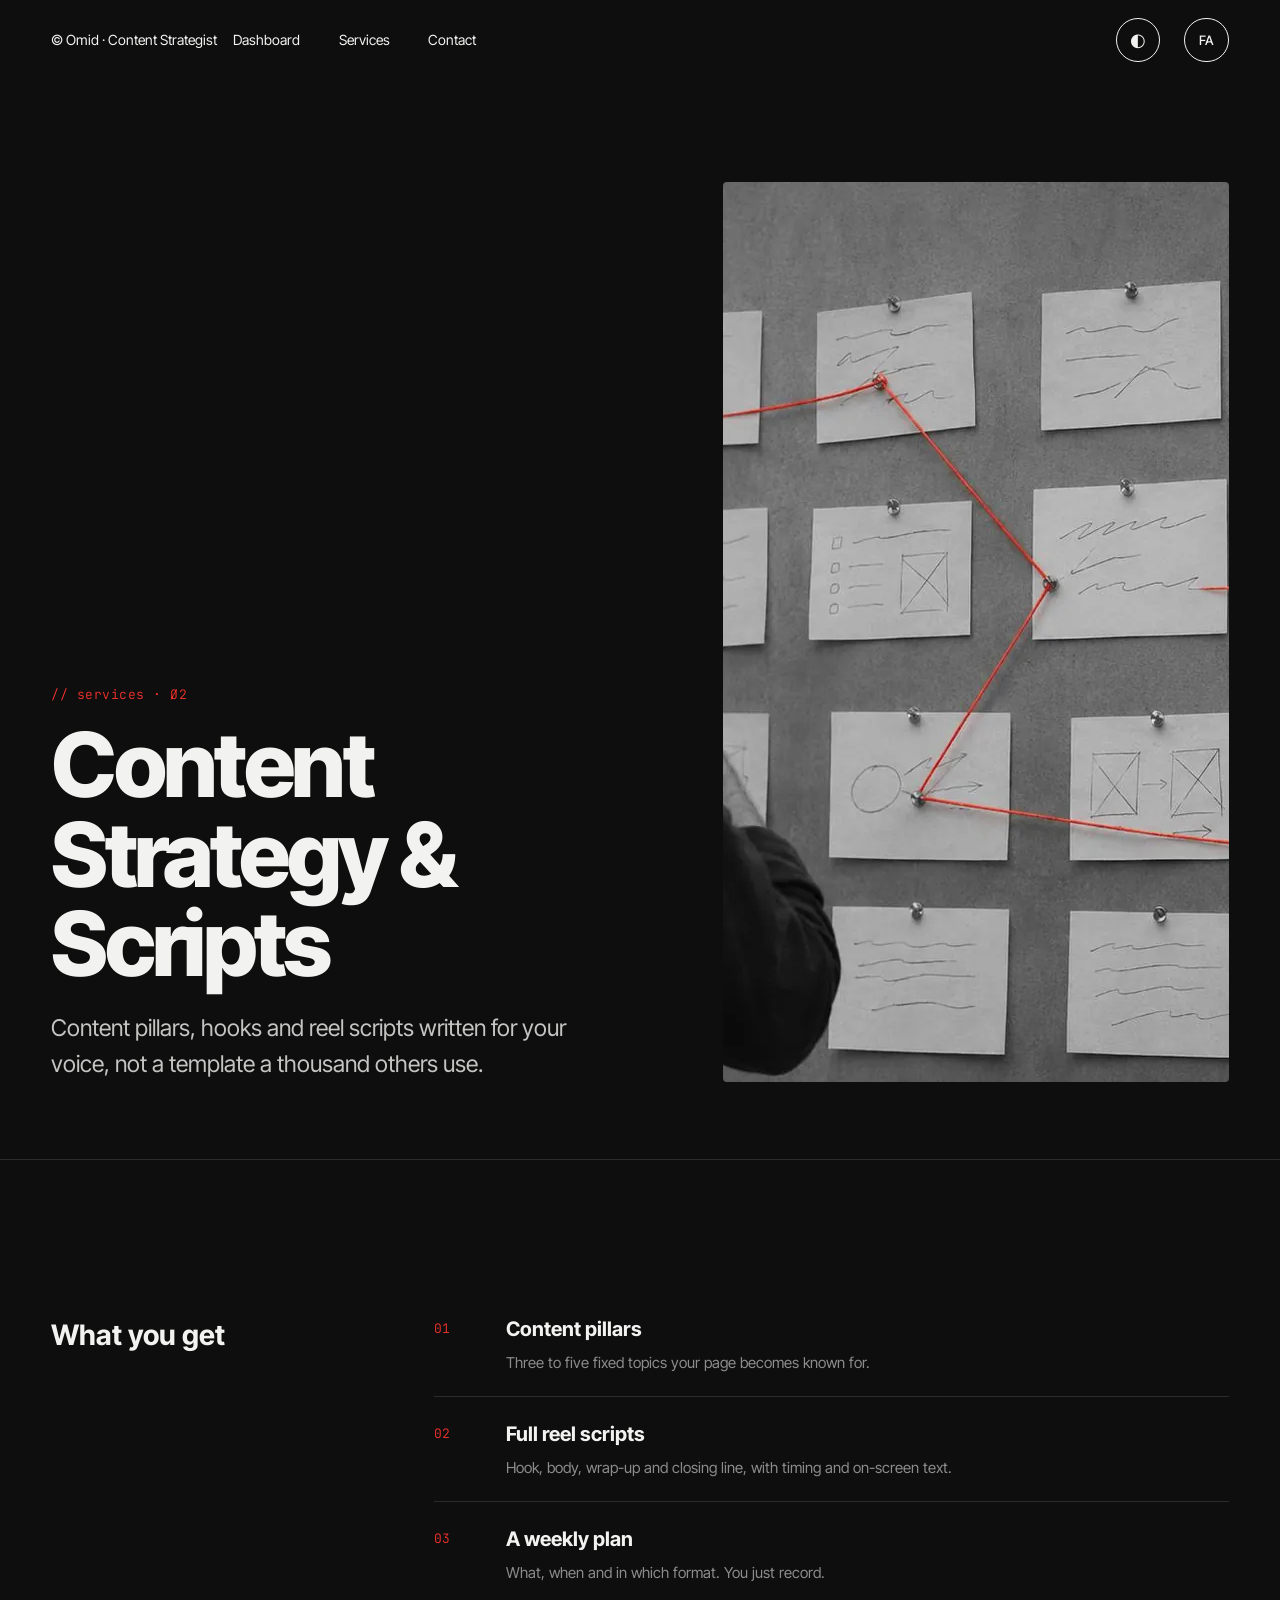
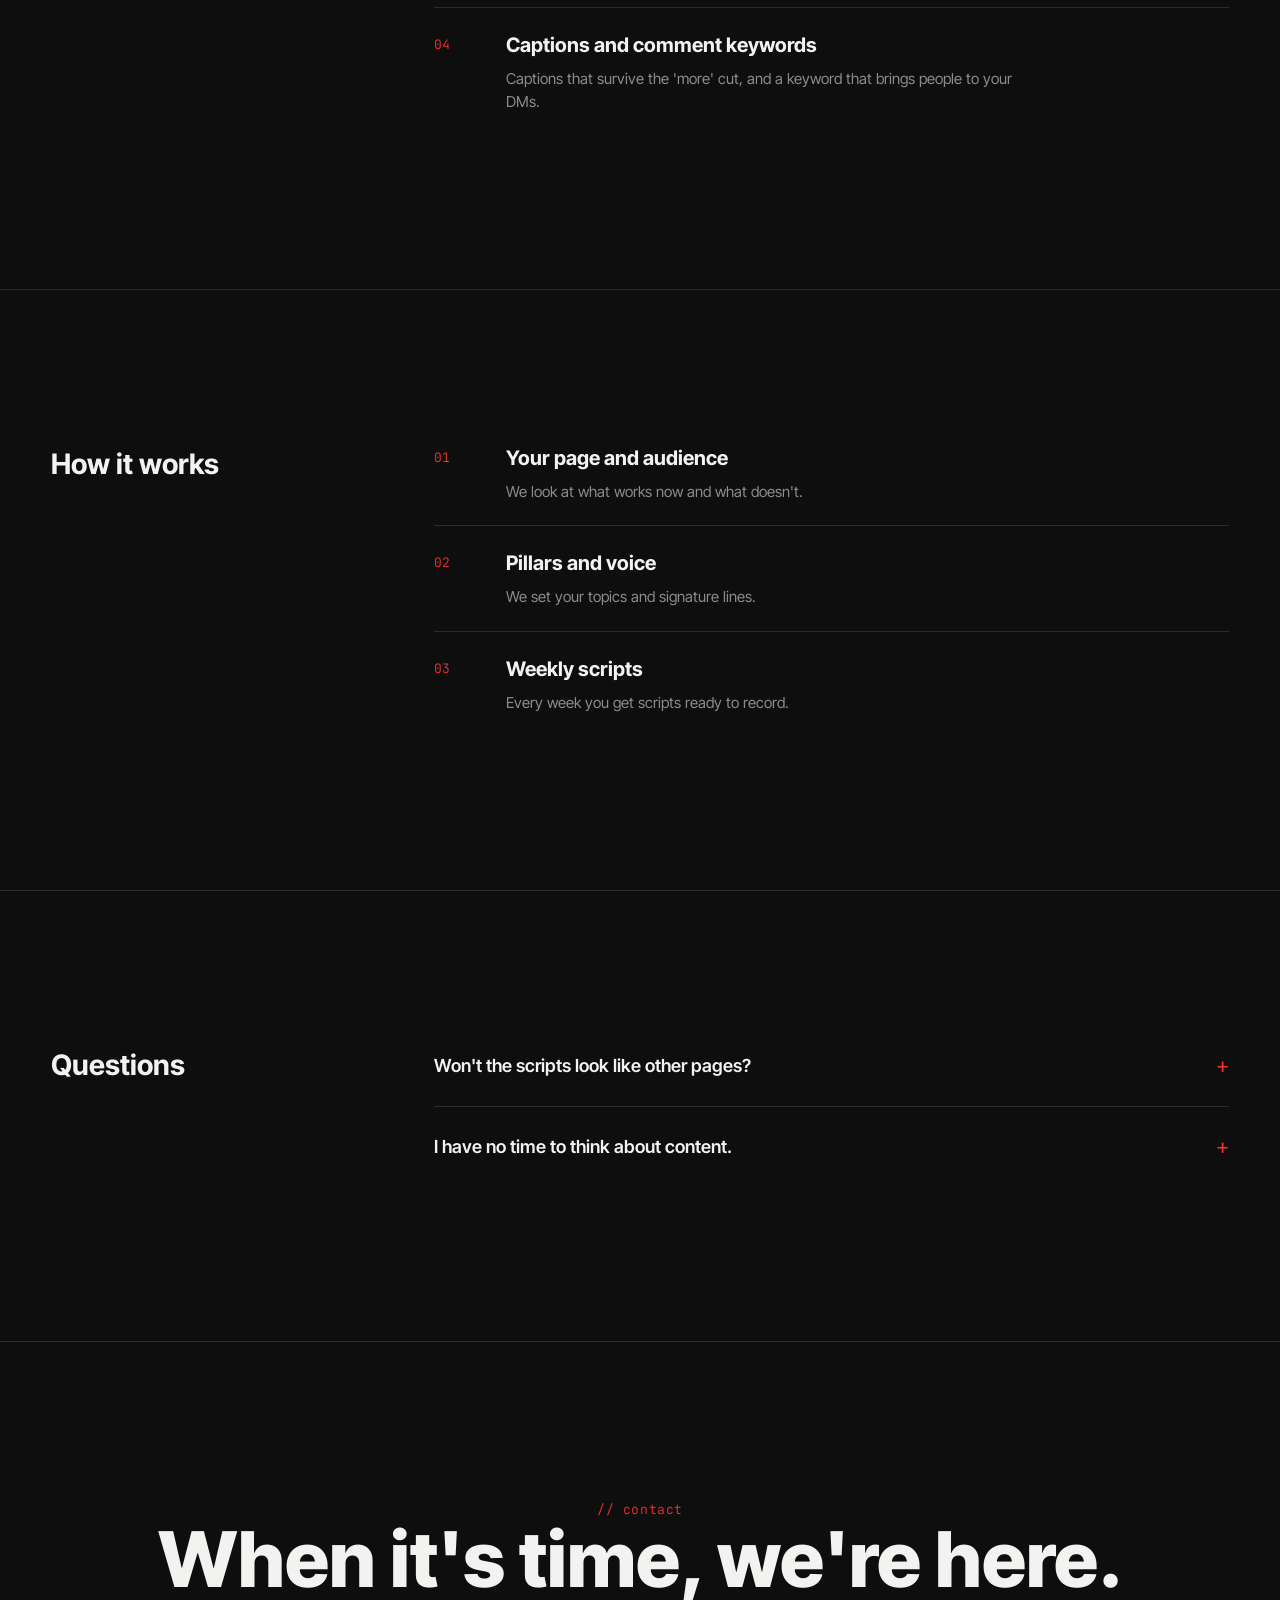
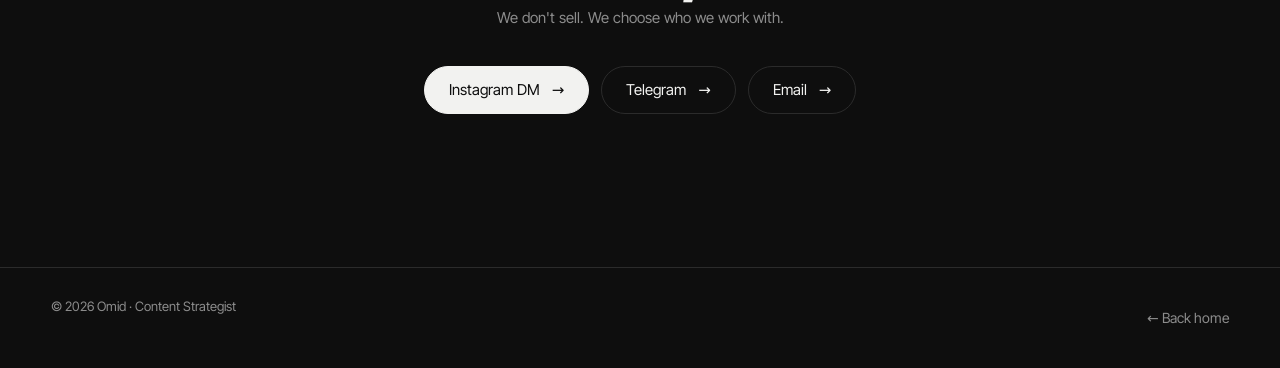
<file: strategy.html>
<!doctype html>
<html lang="fa" dir="rtl">
<head>
<meta charset="utf-8">
<meta name="viewport" content="width=device-width, initial-scale=1">
<title>استراتژی محتوا و سناریو | امید</title>
<meta name="description" content="ستون‌های محتوا، هوک‌ها و سناریوی ریلزها، برای صدای خودت. نه از روی قالبی که هزار نفر دیگه هم دارن.">
<meta property="og:title" content="استراتژی محتوا و سناریو | امید">
<meta property="og:image" content="https://omidkhavari1708-pixel.github.io/omidtalks/img/og.jpg">
<meta name="theme-color" content="#0e0e0e">
<meta name="title-en" content="Content Strategy &amp; Scripts | Omid">
<link rel="stylesheet" href="css/site.css">
</head>
<body>
<nav class="nav dark">
  <a href="index.html" data-en="© Omid · Content Strategist">© امید · استراتژیست محتوا</a>
  <div class="links"><a href="index.html#dash" data-en="Dashboard">داشبورد</a><a href="index.html#services" data-en="Services">خدمات</a><a href="#contact" data-en="Contact">تماس</a></div>
  <button class="theme" type="button" aria-label="Light / dark" title="Light / dark"><span aria-hidden="true">◐</span></button>
  <button class="lang" type="button" aria-label="English" data-en-aria="فارسی">EN</button>
</nav>
<main>
<header class="page-head">
  <div class="rv"><span class="tag">// services · Ø2</span><h1 data-en="Content Strategy &amp; Scripts">استراتژی محتوا و سناریو</h1><p class="lead" data-en="Content pillars, hooks and reel scripts written for your voice, not a template a thousand others use.">ستون‌های محتوا، هوک‌ها و سناریوی ریلزها، برای صدای خودت. نه از روی قالبی که هزار نفر دیگه هم دارن.</p></div>
  <img class="rv" src="img/strategy.webp" alt="" width="1600" height="900">
</header>
<section class="block rv"><h2 data-en="What you get">چی گیرت میاد</h2><ol class="items"><li><b>01</b><div><h3 data-en="Content pillars">ستون‌های محتوا</h3><p data-en="Three to five fixed topics your page becomes known for.">سه تا پنج موضوع ثابت که پیجت روشون شناخته می‌شه.</p></div></li><li><b>02</b><div><h3 data-en="Full reel scripts">سناریوی کامل ریلز</h3><p data-en="Hook, body, wrap-up and closing line, with timing and on-screen text.">هوک، بدنه، جمع‌بندی و جمله‌ی آخر؛ با زمان‌بندی و متن روی صفحه.</p></div></li><li><b>03</b><div><h3 data-en="A weekly plan">برنامه‌ی هفتگی</h3><p data-en="What, when and in which format. You just record.">چی، کی، با چه فرمتی. تو فقط ضبط می‌کنی.</p></div></li><li><b>04</b><div><h3 data-en="Captions and comment keywords">کپشن و کلمه‌ی کامنت</h3><p data-en="Captions that survive the 'more' cut, and a keyword that brings people to your DMs.">کپشنی که از «بیشتر» رد می‌شه و کلمه‌ای که مخاطب رو به دایرکت می‌آره.</p></div></li></ol></section>
<section class="block rv"><h2 data-en="How it works">مراحل</h2><ol class="items"><li><b>01</b><div><h3 data-en="Your page and audience">شناخت پیج و مخاطب</h3><p data-en="We look at what works now and what doesn't.">می‌بینیم الان چی جواب می‌ده و چی نه.</p></div></li><li><b>02</b><div><h3 data-en="Pillars and voice">ستون‌ها و لحن</h3><p data-en="We set your topics and signature lines.">موضوع‌ها و جمله‌های امضای پیجت رو می‌سازیم.</p></div></li><li><b>03</b><div><h3 data-en="Weekly scripts">سناریوهای هفتگی</h3><p data-en="Every week you get scripts ready to record.">هر هفته سناریوهای آماده‌ی ضبط تحویل می‌گیری.</p></div></li></ol></section>
<section class="block rv"><h2 data-en="Questions">سؤال‌های رایج</h2><div><details><summary data-en="Won't the scripts look like other pages?">سناریوها شبیه پیج‌های دیگه نمی‌شه؟</summary><p data-en="That's our first rule: don't become someone else's franchise. Every script is built from your own words and story.">قانون اول ما همینه: شعبه‌ی یکی دیگه نشو. هر سناریو از حرف و داستان خودت ساخته می‌شه.</p></details><details><summary data-en="I have no time to think about content.">وقت فکر کردن به محتوا ندارم.</summary><p data-en="That's exactly what it's for. We do the thinking, you do the recording.">دقیقاً برای همین ساخته شده. فکرش با ما، ضبطش با تو.</p></details></div></section>
<section class="cta" id="contact">
  <span class="tag">// contact</span>
  <h2 data-en="When it's time, we're here.">هر وقت وقتش شد، ما این‌جاییم.</h2>
  <p class="small" style="margin:0 auto 8px" data-en="We don't sell. We choose who we work with.">ما چیزی نمی‌فروشیم. انتخاب می‌کنیم با کی کار کنیم.</p>
  <div class="row">
    <a class="btn solid" href="https://ig.me/m/itsomid1.ai" target="_blank" rel="noopener"><span data-en="Instagram DM">دایرکت اینستاگرام</span><i aria-hidden="true">←</i></a>
    <a class="btn" href="https://t.me/itsomid_ai" target="_blank" rel="noopener"><span data-en="Telegram">تلگرام</span><i aria-hidden="true">←</i></a>
    <a class="btn" href="mailto:omidkhavarimarketer@gmail.com"><span data-en="Email">ایمیل</span><i aria-hidden="true">←</i></a>
  </div>
</section>
</main>
<footer><span data-en="© 2026 Omid · Content Strategist">© ۱۴۰۵ امید · استراتژیست محتوا</span><a class="back" href="index.html"><span data-en="← Back home">← برگشت به صفحه‌ی اصلی</span></a></footer>
<script src="js/site.js"></script>
</body>
</html>
</file>
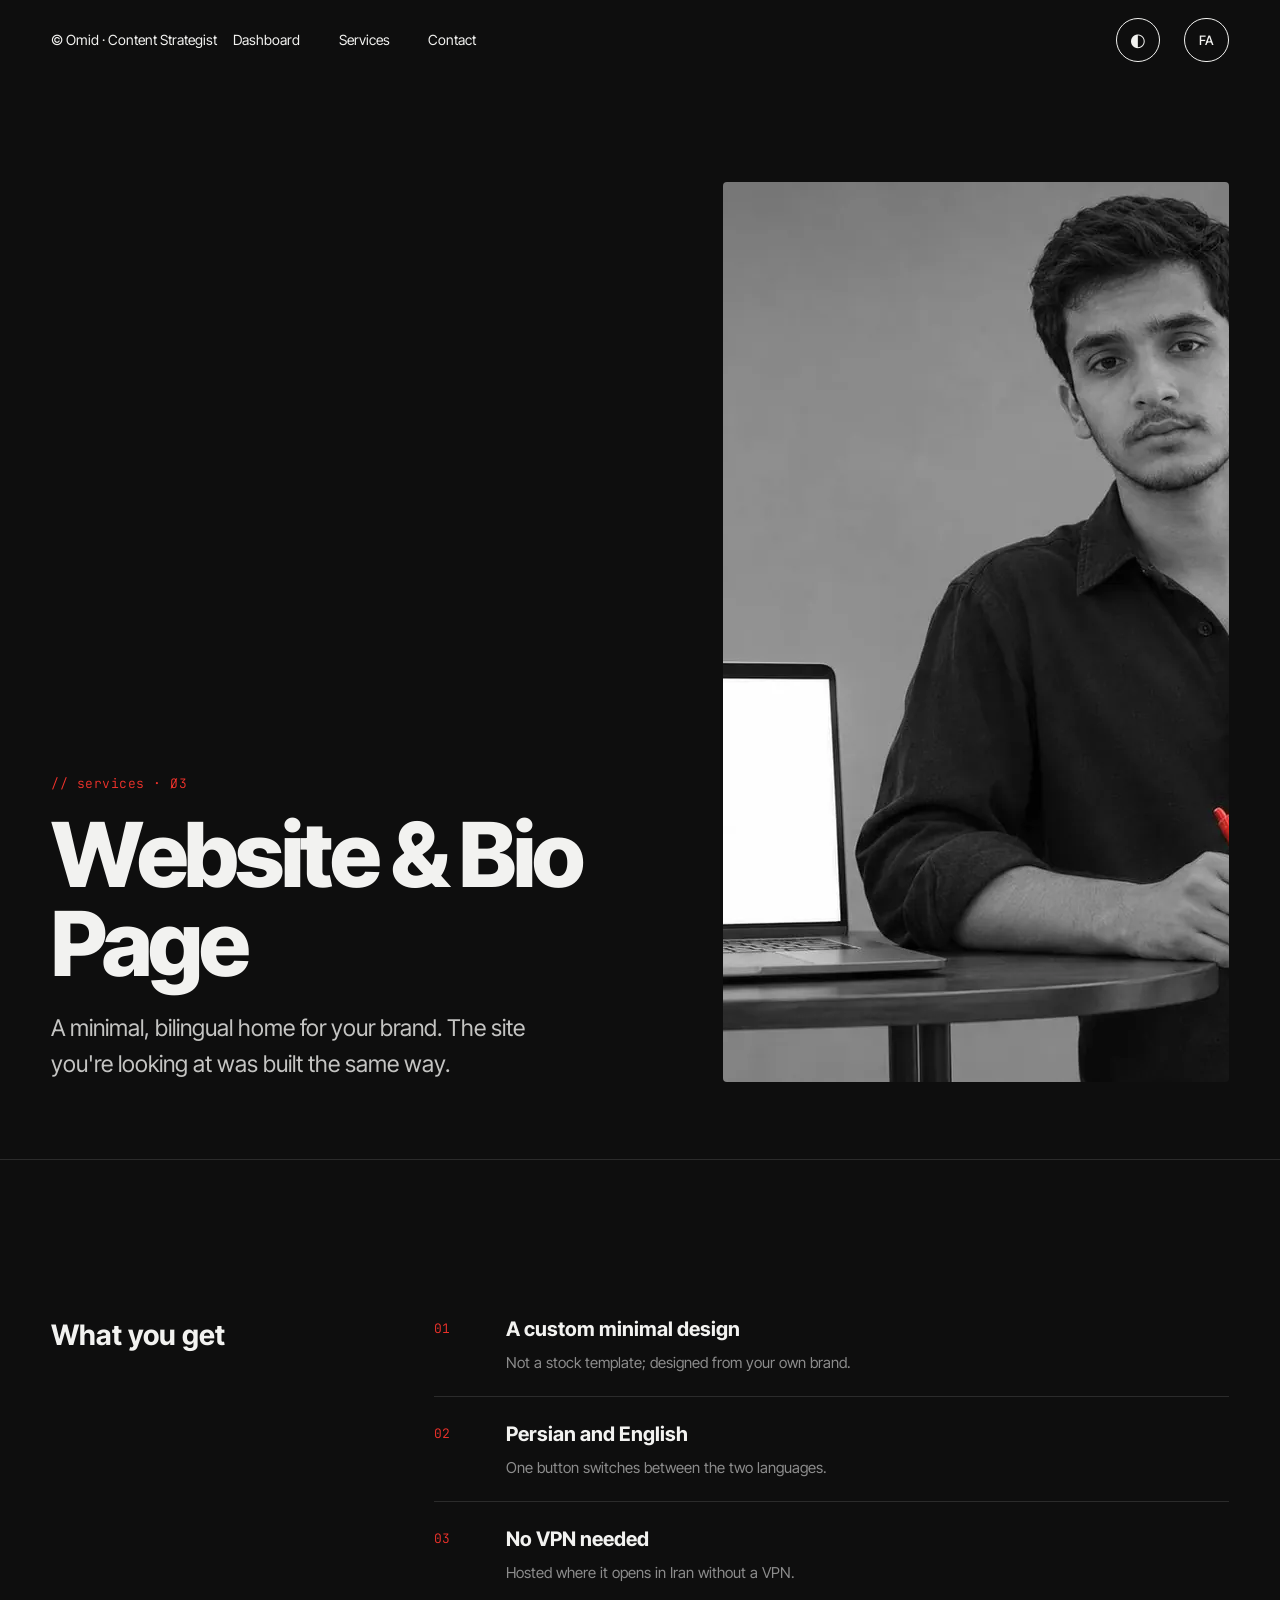
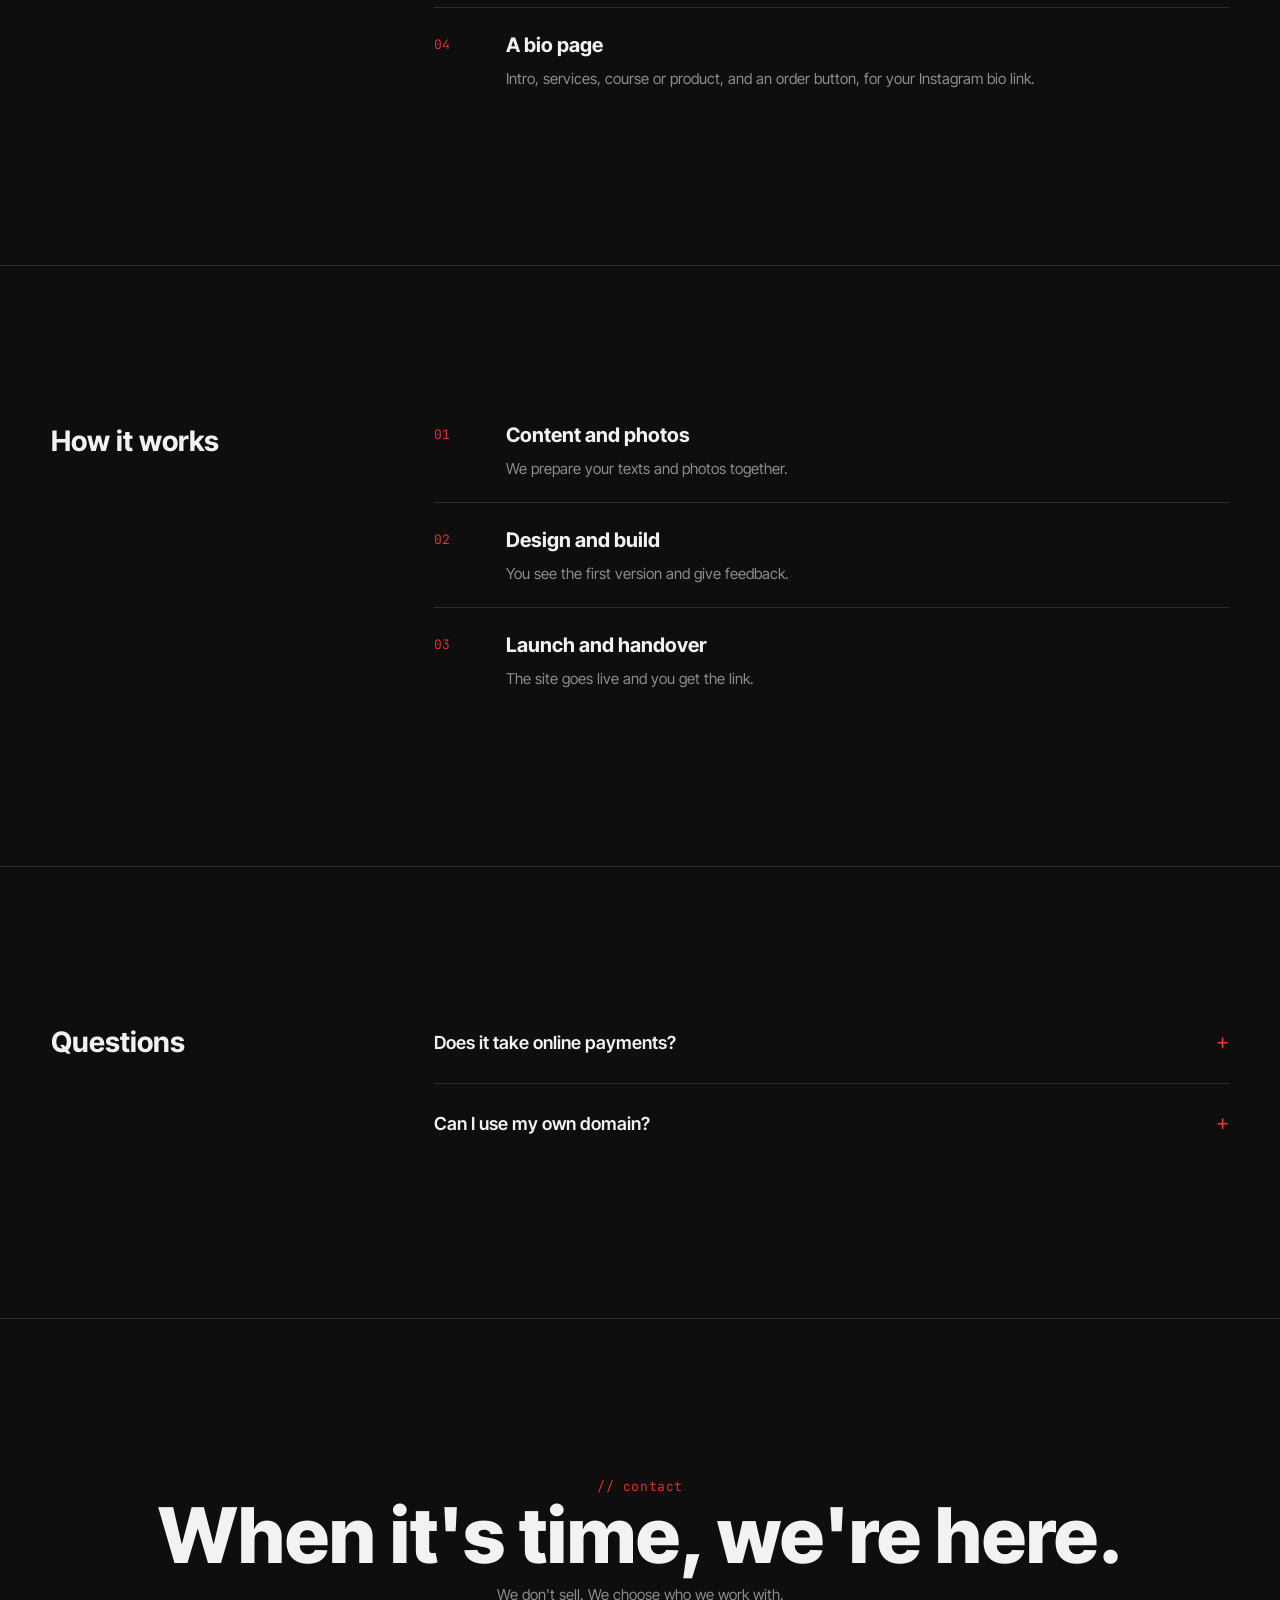
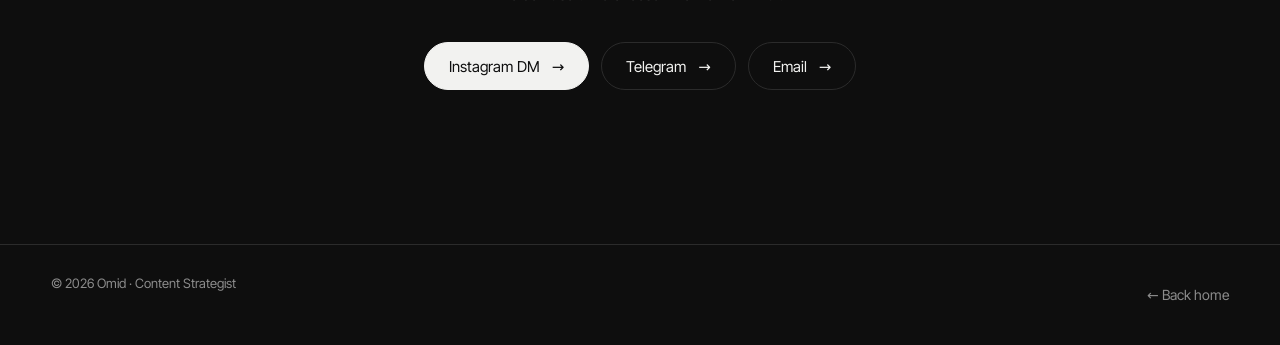
<file: website.html>
<!doctype html>
<html lang="fa" dir="rtl">
<head>
<meta charset="utf-8">
<meta name="viewport" content="width=device-width, initial-scale=1">
<title>سایت و صفحه‌ی بیو | امید</title>
<meta name="description" content="یه خونه‌ی مینیمال و دوزبانه برای برندت. همین سایتی که الان داری می‌بینی، با همین روش ساخته شده.">
<meta property="og:title" content="سایت و صفحه‌ی بیو | امید">
<meta property="og:image" content="https://omidkhavari1708-pixel.github.io/omidtalks/img/og.jpg">
<meta name="theme-color" content="#0e0e0e">
<meta name="title-en" content="Website &amp; Bio Page | Omid">
<link rel="stylesheet" href="css/site.css">
</head>
<body>
<nav class="nav dark">
  <a href="index.html" data-en="© Omid · Content Strategist">© امید · استراتژیست محتوا</a>
  <div class="links"><a href="index.html#dash" data-en="Dashboard">داشبورد</a><a href="index.html#services" data-en="Services">خدمات</a><a href="#contact" data-en="Contact">تماس</a></div>
  <button class="theme" type="button" aria-label="Light / dark" title="Light / dark"><span aria-hidden="true">◐</span></button>
  <button class="lang" type="button" aria-label="English" data-en-aria="فارسی">EN</button>
</nav>
<main>
<header class="page-head">
  <div class="rv"><span class="tag">// services · Ø3</span><h1 data-en="Website &amp; Bio Page">سایت و صفحه‌ی بیو</h1><p class="lead" data-en="A minimal, bilingual home for your brand. The site you're looking at was built the same way.">یه خونه‌ی مینیمال و دوزبانه برای برندت. همین سایتی که الان داری می‌بینی، با همین روش ساخته شده.</p></div>
  <img class="rv" src="img/site.webp" alt="" width="1600" height="900">
</header>
<section class="block rv"><h2 data-en="What you get">چی گیرت میاد</h2><ol class="items"><li><b>01</b><div><h3 data-en="A custom minimal design">طراحی اختصاصی مینیمال</h3><p data-en="Not a stock template; designed from your own brand.">شبیه قالب‌های آماده نیست؛ از برند خودت ساخته می‌شه.</p></div></li><li><b>02</b><div><h3 data-en="Persian and English">فارسی و انگلیسی</h3><p data-en="One button switches between the two languages.">با یه دکمه بین دو زبون جابه‌جا می‌شه.</p></div></li><li><b>03</b><div><h3 data-en="No VPN needed">بدون فیلترشکن</h3><p data-en="Hosted where it opens in Iran without a VPN.">روی میزبانی‌ای بالا میاد که تو ایران بدون فیلترشکن باز می‌شه.</p></div></li><li><b>04</b><div><h3 data-en="A bio page">صفحه‌ی بیو</h3><p data-en="Intro, services, course or product, and an order button, for your Instagram bio link.">معرفی، خدمات، دوره یا محصول، و دکمه‌ی سفارش؛ برای لینک بایوی اینستاگرام.</p></div></li></ol></section>
<section class="block rv"><h2 data-en="How it works">مراحل</h2><ol class="items"><li><b>01</b><div><h3 data-en="Content and photos">محتوا و عکس‌ها</h3><p data-en="We prepare your texts and photos together.">متن‌ها و عکس‌های برندت رو با هم آماده می‌کنیم.</p></div></li><li><b>02</b><div><h3 data-en="Design and build">طراحی و ساخت</h3><p data-en="You see the first version and give feedback.">نسخه‌ی اول رو می‌بینی و نظر می‌دی.</p></div></li><li><b>03</b><div><h3 data-en="Launch and handover">انتشار و تحویل</h3><p data-en="The site goes live and you get the link.">سایت منتشر می‌شه و لینکش رو تحویل می‌گیری.</p></div></li></ol></section>
<section class="block rv"><h2 data-en="Questions">سؤال‌های رایج</h2><div><details><summary data-en="Does it take online payments?">پرداخت آنلاین داره؟</summary><p data-en="No. Orders come through DMs, a form or Telegram; the free hosting we use has no payment gateway.">نه. سفارش‌ها از دایرکت، فرم یا تلگرام میاد؛ میزبانی رایگانی که استفاده می‌کنیم درگاه پرداخت نداره.</p></details><details><summary data-en="Can I use my own domain?">دامنه‌ی اختصاصی می‌شه؟</summary><p data-en="Yes. If you buy a domain, the site is connected to it.">آره. اگه دامنه بخری، سایت روی همون وصل می‌شه.</p></details></div></section>
<section class="cta" id="contact">
  <span class="tag">// contact</span>
  <h2 data-en="When it's time, we're here.">هر وقت وقتش شد، ما این‌جاییم.</h2>
  <p class="small" style="margin:0 auto 8px" data-en="We don't sell. We choose who we work with.">ما چیزی نمی‌فروشیم. انتخاب می‌کنیم با کی کار کنیم.</p>
  <div class="row">
    <a class="btn solid" href="https://ig.me/m/itsomid1.ai" target="_blank" rel="noopener"><span data-en="Instagram DM">دایرکت اینستاگرام</span><i aria-hidden="true">←</i></a>
    <a class="btn" href="https://t.me/itsomid_ai" target="_blank" rel="noopener"><span data-en="Telegram">تلگرام</span><i aria-hidden="true">←</i></a>
    <a class="btn" href="mailto:omidkhavarimarketer@gmail.com"><span data-en="Email">ایمیل</span><i aria-hidden="true">←</i></a>
  </div>
</section>
</main>
<footer><span data-en="© 2026 Omid · Content Strategist">© ۱۴۰۵ امید · استراتژیست محتوا</span><a class="back" href="index.html"><span data-en="← Back home">← برگشت به صفحه‌ی اصلی</span></a></footer>
<script src="js/site.js"></script>
</body>
</html>
</file>
<file: css/v2.css>
@font-face{font-family:Pinar;src:url(../fonts/pinar-regular.woff2) format("woff2");font-weight:400;font-display:swap}
@font-face{font-family:Pinar;src:url(../fonts/pinar-bold.woff2) format("woff2");font-weight:700;font-display:swap}
@font-face{font-family:Pinar;src:url(../fonts/pinar-extrabold.woff2) format("woff2");font-weight:800;font-display:swap}
@font-face{font-family:"Inter Tight";src:url(../fonts/inter-tight.woff2) format("woff2");font-weight:400 800;font-display:swap}
@font-face{font-family:Mono;src:url(../fonts/jetbrains-mono.woff2) format("woff2");font-weight:300 700;font-display:swap}

:root{
  --bg:#d8d0d2;--bg2:#e4dddf;--ink:#151213;--mute:#5d5558;--line:rgba(21,18,19,.14);
  --panel:#0f0d0e;--tile:#1a1718;--dline:rgba(255,255,255,.1);--dmute:#a59ea0;--dot:#F5332C;
  --glass:rgba(255,255,255,.4);--glassb:rgba(255,255,255,.65);
  --r:28px;--ease:cubic-bezier(.2,.8,.2,1);
  --fa:Pinar,"Inter Tight",system-ui,sans-serif;--en:"Inter Tight",Pinar,system-ui,sans-serif;
  color-scheme:light;
}
html[data-theme=dark]{--bg:#0e0c0d;--bg2:#151213;--ink:#f1ecee;--mute:#a39b9e;--line:rgba(255,255,255,.14);
  --panel:#181415;--tile:#221d1e;--glass:rgba(30,26,27,.55);--glassb:rgba(255,255,255,.12);color-scheme:dark}

*{box-sizing:border-box;margin:0;padding:0}
html{scroll-behavior:smooth}
body{background:var(--bg);color:var(--ink);font:400 17px/1.75 var(--fa);-webkit-font-smoothing:antialiased;overflow-x:hidden;transition:background .4s,color .4s}
html[lang=en] body{font-family:var(--en);line-height:1.6}
img{display:block;max-width:100%;height:auto}
a{color:inherit;text-decoration:none}
button{font:inherit;color:inherit;background:none;border:0;cursor:pointer}
.tag{display:block;font:300 13px/1 Mono,monospace;letter-spacing:.04em;color:var(--mute);margin-bottom:18px}
h2{font-size:clamp(30px,4.4vw,58px);line-height:1.12;font-weight:800;letter-spacing:-.02em}
html[lang=en] h2{letter-spacing:-.035em}
main>section,.hero{margin:12px;border-radius:var(--r)}
section{padding:clamp(56px,8vw,120px) clamp(20px,6vw,96px)}
.dark{background:var(--panel);color:#f1ecee}
.dark .tag{color:var(--dmute)}

/* glass pill nav */
.nav{position:fixed;top:18px;left:50%;transform:translateX(-50%);z-index:50;display:flex;align-items:center;gap:4px;
  padding:6px;border-radius:999px;background:var(--glass);border:1px solid var(--glassb);
  -webkit-backdrop-filter:blur(16px) saturate(1.4);backdrop-filter:blur(16px) saturate(1.4)}
.nav a,.nav button{padding:8px 16px;border-radius:999px;font-size:15px;line-height:1;transition:background .3s,color .3s}
.nav .logo{font-weight:800;background:var(--ink);color:var(--bg)}
.nav .links{display:flex;gap:2px}
.nav .links a.on,.nav .links a:hover{background:var(--glassb)}
.nav .theme,.nav .lang{border:1px solid var(--line)}
.nav .theme{padding:7px 12px;font-size:16px}
.nav .lang{font:500 13px/1 Mono,monospace}

/* hero */
.hero{position:relative;min-height:min(100vh,62vw);overflow:hidden;background:#d8d0d2;color:#151213;display:flex;align-items:center}
.hero-img,.hero-img img{position:absolute;inset:0;width:100%;height:100%}
.hero-img img{object-fit:cover;object-position:left center}
.hero-copy{position:relative;z-index:2;margin-left:auto;width:min(560px,46%);padding:120px clamp(24px,5vw,72px) 80px}
.hero h1{font-size:clamp(46px,7vw,104px);line-height:1;font-weight:800;letter-spacing:-.03em;margin-bottom:18px}
html[lang=en] .hero h1{letter-spacing:-.05em}
.rot{font-size:clamp(20px,2.2vw,30px);font-weight:700;line-height:1.3;margin-bottom:16px}
.word{display:inline-block;color:var(--dot);transition:opacity .35s var(--ease),filter .35s,transform .35s var(--ease)}
.word.out{opacity:0;filter:blur(6px);transform:translateY(.35em)}
.sub{color:#5d5558;max-width:44ch;margin-bottom:30px}
.ctas{display:flex;flex-wrap:wrap;gap:10px}
.btn{display:inline-flex;align-items:center;gap:10px;padding:15px 24px;border-radius:999px;font-weight:700;font-size:16px;line-height:1;transition:transform .3s var(--ease),background .3s,color .3s}
.btn i{font-style:normal;transition:transform .3s var(--ease)}
html[dir=ltr] .btn i{transform:scaleX(-1)}
.btn.solid{background:#151213;color:#fff}
.btn.solid:hover{transform:translateY(-1px)}
.btn.solid:hover i{transform:translateX(-3px)}
html[dir=ltr] .btn.solid:hover i{transform:scaleX(-1) translateX(-3px)}
.btn.ghost{border:1px solid rgba(21,18,19,.25)}
.btn.ghost:hover{background:#151213;color:#fff}

/* about + big numbers */
.about{display:grid;grid-template-columns:1fr 1.15fr;gap:clamp(32px,5vw,80px);align-items:center;background:var(--bg2)}
.about figure img,.contact figure img{width:100%;border-radius:20px;aspect-ratio:4/3;object-fit:cover}
.statement{font-size:clamp(24px,2.7vw,38px);line-height:1.45;font-weight:700;margin-bottom:40px}
.statement em{font-style:normal;color:var(--mute)}
.stats{display:grid;grid-template-columns:repeat(3,1fr);gap:28px 32px;border-top:1px solid var(--line);padding-top:32px}
.stats dt{font:800 clamp(44px,5.4vw,76px)/1 var(--fa);letter-spacing:-.02em}
html[lang=en] .stats dt{font-family:var(--en);letter-spacing:-.05em}
.stats dd{color:var(--mute);font-size:15px;margin-top:8px}

/* work: dark bento */
.work .head{margin-bottom:40px}
.bento{display:grid;grid-template-columns:1fr 1fr 1fr;gap:14px}
.tile{position:relative;overflow:hidden;border-radius:20px;background:var(--tile);border:1px solid var(--dline);display:flex;flex-direction:column}
.tile>img{width:100%;flex:1;min-height:0;object-fit:cover;transition:transform .8s var(--ease)}
.tile:hover>img{transform:scale(1.03)}
.cap{position:relative;padding:22px 24px 24px}
.cap b{font:300 13px/1 Mono,monospace;color:var(--dmute)}
.cap h3{font-size:24px;line-height:1.3;margin:8px 0 4px}
.cap p{color:var(--dmute);font-size:15px;line-height:1.6}
.cap i{position:absolute;top:22px;inset-inline-end:24px;font-style:normal;font-size:20px;transition:transform .3s var(--ease)}
.t-paik:hover .cap i{transform:translate(-3px,-3px)}
.t-paik{grid-row:span 2}
.t-paik>img{aspect-ratio:4/5}
.t-site{grid-column:span 2}
.t-strat>img{aspect-ratio:4/3}
/* laptop with the scrolling site */
.laptop{position:relative;width:100%;aspect-ratio:1448/1086;overflow:hidden}
.lap-in{position:absolute;top:0;left:0;width:1448px;height:1086px;transform-origin:0 0}
.lap-img{position:absolute;inset:0;width:1448px;height:1086px;z-index:2;max-width:none}
.scr{position:absolute;top:0;left:0;width:1000px;height:625px;overflow:hidden;transform-origin:0 0;background:#f4f2f1}
.scr img{width:1000px;max-width:none;animation:scroll 18s ease-in-out infinite}
@keyframes scroll{0%,10%{transform:translateY(0)}45%,55%{transform:translateY(calc(-100% + 625px))}90%,100%{transform:translateY(0)}}
/* motion tile */
.t-motion .motion{position:relative;flex:1;min-height:220px;display:grid;place-items:center;overflow:hidden;background:#141112}
.motion span{position:absolute;border-radius:50%;border:1px solid rgba(255,255,255,.2);animation:ring 14s linear infinite}
.motion span:nth-child(1){width:46%;aspect-ratio:1;border-style:dashed}
.motion span:nth-child(2){width:66%;aspect-ratio:1;border-color:rgba(255,255,255,.1);animation-direction:reverse}
.motion span:nth-child(3){width:86%;aspect-ratio:1;border-color:rgba(255,255,255,.06);border-top-color:rgba(255,255,255,.45);animation-duration:8s}
.motion b{position:relative;font-size:clamp(28px,3vw,40px);font-weight:800;animation:breathe 4s ease-in-out infinite}
@keyframes ring{to{transform:rotate(360deg)}}
@keyframes breathe{50%{letter-spacing:.08em}}

/* contact card */
.contact{display:grid;grid-template-columns:1fr 1fr;gap:clamp(32px,5vw,80px);align-items:center}
.contact h2{margin-bottom:28px}
.pcard{max-width:460px;padding:22px;border-radius:24px;background:#151213;color:#f1ecee;border:1px solid var(--line)}
.pc-top{display:flex;justify-content:space-between;align-items:center;font-size:14px;color:var(--dmute)}
.live{display:inline-flex;align-items:center;gap:8px}
.live i{width:7px;height:7px;border-radius:50%;background:var(--dot)}
.clock{font:400 13px/1 Mono,monospace}
.pc-id{display:flex;align-items:center;gap:14px;margin:20px 0}
.pc-id img{width:56px;height:56px;border-radius:50%;object-fit:cover}
.pc-id b{display:block;font-size:20px;line-height:1.3}
.pc-id span{color:var(--dmute);font-size:14px}
.pc-btns{display:grid;grid-template-columns:1fr 1fr 1fr;gap:8px}
.pc-btns a,.pc-btns button{display:grid;place-items:center;padding:12px 6px;border-radius:12px;background:#24201f;font-size:14px;line-height:1.2;text-align:center;transition:background .3s,color .3s}
.pc-btns a:hover,.pc-btns button:hover{background:#322c2b}
.pc-btns .copy.done{background:#f1ecee;color:#151213}
.pc-now{margin-top:16px;padding-top:14px;border-top:1px solid var(--dline);color:var(--dmute);font-size:14px}

.foot{display:flex;justify-content:space-between;flex-wrap:wrap;gap:12px;padding:28px clamp(20px,6vw,96px) 40px;color:var(--mute);font-size:14px}
.f-links{display:flex;gap:20px;direction:ltr}
.f-links a:hover{color:var(--ink)}

/* reveal */
.js .rv{opacity:0;transform:translateY(24px);transition:opacity .9s var(--ease),transform .9s var(--ease)}
.js .rv.in{opacity:1;transform:none}

@media (max-width:980px){
  .bento{grid-template-columns:1fr 1fr}
  .t-paik{grid-row:span 1}
  .t-site{grid-column:span 2;order:-1}
  .about,.contact{grid-template-columns:1fr}
}
@media (max-width:760px){
  body{font-size:16px}
  main>section,.hero{margin:8px;border-radius:22px}
  .nav{top:10px;width:calc(100% - 20px);justify-content:space-between}
  .nav .links a{padding:8px 9px;font-size:14px}
  .nav .theme,.nav .lang{padding:7px 10px}
  .hero{flex-direction:column;align-items:stretch;min-height:0}
  .hero-img{position:relative;display:block;aspect-ratio:4/5}
  .hero-img img{position:absolute}
  .hero-copy{width:100%;padding:28px 20px 36px}
  .bento{grid-template-columns:1fr}
  .t-site{grid-column:auto}
  .stats{gap:22px 18px}
}
@media (prefers-reduced-motion:reduce){
  *,*::before,*::after{animation:none!important;transition:none!important}
  .js .rv{opacity:1;transform:none}
}
</file>
<file: css/site.css>
@font-face{font-family:Nimkat;src:url(../fonts/nimkat.woff2) format("woff2");font-display:swap}
@font-face{font-family:"Inter Tight";src:url(../fonts/inter-tight.woff2) format("woff2");font-weight:400 800;font-display:swap}
@font-face{font-family:Mono;src:url(../fonts/jetbrains-mono.woff2) format("woff2");font-weight:300;font-display:swap}
html[data-theme=light]{--ink:#f4f4f2;--ink2:#e9e9e6;--paper:#0e0e0e;--mute:#5e5e5e;--line:#d2d2d0}
:root{--ink:#0e0e0e;--ink2:#161616;--paper:#f2f2f0;--mute:#8c8c8c;--line:#2b2b2b;--accent:#F5332C;--pad:clamp(16px,4vw,56px);--ease:cubic-bezier(.2,.7,.2,1)}
*{box-sizing:border-box;margin:0;padding:0}
html{scroll-behavior:smooth}
body{background:var(--ink);color:var(--paper);font:400 17px/1.7 Nimkat,"Inter Tight",system-ui,sans-serif;-webkit-font-smoothing:antialiased}
html[lang=en] body{font-family:"Inter Tight",system-ui,sans-serif;line-height:1.55}
a{color:inherit;text-decoration:none}
img{display:block;max-width:100%}
:focus-visible{outline:2px solid var(--accent);outline-offset:3px}
.tag{font:300 13px/1 Mono,monospace;color:var(--accent);letter-spacing:.04em;direction:ltr;unicode-bidi:isolate}
section{padding:clamp(72px,12vw,160px) var(--pad);border-top:1px solid var(--line)}

/* nav */
.nav{position:absolute;inset:0 0 auto;z-index:5;display:flex;align-items:center;justify-content:space-between;gap:16px;padding:18px var(--pad);color:#0e0e0e;font-size:14px}
.nav .links{display:flex;gap:clamp(14px,3vw,40px)}
.nav a:hover{color:var(--accent)}
.lang{min-width:44px;min-height:44px;border:1px solid currentColor;border-radius:99px;background:none;color:inherit;font:500 13px "Inter Tight",sans-serif;cursor:pointer;padding:0 14px}
.lang:hover,.theme:hover{background:#0e0e0e;color:#f2f2f0}
.theme{min-width:44px;min-height:44px;border:1px solid currentColor;border-radius:99px;background:none;color:inherit;font-size:18px;cursor:pointer;margin-inline-start:auto}
.nav .theme+.lang{margin-inline-start:8px}

/* hero: photo, then name, then cut-out on top so the head sits over the letters */
.hero{position:relative;height:100svh;min-height:560px;overflow:hidden;background:#969696;color:#0e0e0e;border:0;padding:0}
.hero>img{position:absolute;inset:0;width:100%;height:100%;object-fit:cover;object-position:78% 30%}
.hero .cut{z-index:3;pointer-events:none}
.name{position:absolute;z-index:2;left:var(--pad);top:20vh;direction:rtl;font:800 clamp(6rem,21vw,22rem)/.8 Nimkat,sans-serif;letter-spacing:-.02em;white-space:nowrap}
html[lang=en] .name{direction:ltr;font-family:"Inter Tight";letter-spacing:-.06em;font-weight:600}
.role{position:absolute;z-index:4;left:var(--pad);bottom:clamp(28px,7vh,72px);font-size:clamp(22px,3.2vw,44px);line-height:1.15;font-weight:600}
.role .tag{display:block;margin-bottom:12px}
.scroll{position:absolute;z-index:4;right:var(--pad);bottom:clamp(28px,7vh,72px);font:300 12px Mono,monospace;writing-mode:vertical-rl;color:var(--paper);opacity:.8}

/* intro */
.intro{display:grid;grid-template-columns:1.25fr 1fr;gap:clamp(32px,6vw,96px);align-items:center}
.statement{font-size:clamp(26px,3.6vw,52px);line-height:1.35;font-weight:600;margin:18px 0 28px}
html[lang=en] .statement{line-height:1.15;letter-spacing:-.02em}
.statement em{font-style:normal;color:var(--accent)}
.small{color:var(--mute);max-width:46ch;font-size:15px}
.intro figure img{width:100%;aspect-ratio:16/9;object-fit:cover;border-radius:4px}

/* button: orange fill slides in from the start edge, arrow nudges forward */
.btn{position:relative;display:inline-flex;align-items:center;gap:12px;min-height:48px;padding:0 24px;border:1px solid var(--line);border-radius:99px;overflow:hidden;isolation:isolate;font-size:15px;margin-top:28px;transition:border-color .3s}
.btn::before{content:"";position:absolute;inset:0;z-index:-1;background:var(--accent);transform:scaleX(0);transform-origin:right;transition:transform .45s var(--ease)}
html[dir=ltr] .btn::before{transform-origin:left}
.btn:hover{border-color:var(--accent)}.btn:hover::before{transform:scaleX(1)}
.btn i{font-style:normal;transition:transform .35s var(--ease)}
.btn:hover i{transform:translateX(-5px)}html[dir=ltr] .btn:hover i{transform:translateX(5px)}
.btn.solid{background:var(--paper);color:var(--ink);border-color:var(--paper)}
.btn.solid:hover{color:var(--paper)}

/* dashboard rail */
.head{display:flex;align-items:end;justify-content:space-between;gap:24px;margin-bottom:40px}
.head h2{font-size:clamp(30px,4.4vw,64px);line-height:1.1;font-weight:700}
html[lang=en] .head h2{letter-spacing:-.03em}
.hint{font:300 12px Mono,monospace;color:var(--mute);white-space:nowrap}
.rail{display:grid;grid-auto-flow:column;grid-auto-columns:min(82vw,430px);gap:16px;overflow-x:auto;scroll-snap-type:x mandatory;padding-bottom:12px;cursor:grab;scrollbar-width:thin;scrollbar-color:#333 transparent}
.rail.drag{cursor:grabbing;scroll-snap-type:none}
.card{scroll-snap-align:start;background:var(--ink2);border:1px solid var(--line);border-radius:6px;overflow:hidden;display:flex;flex-direction:column;user-select:none}
.card img{aspect-ratio:4/5;object-fit:cover;width:100%;-webkit-user-drag:none}
.card .body{padding:24px;display:flex;flex-direction:column;gap:12px;flex:1}
.card h3{font-size:22px;font-weight:700}
.card li{list-style:none;padding:10px 0;border-top:1px solid var(--line);font-size:15px;display:flex;gap:10px}
.card li b{color:var(--accent);font:300 13px Mono,monospace;padding-top:3px}
.count{font:300 clamp(64px,8vw,104px)/1 Mono,monospace;color:transparent;-webkit-text-stroke:1px var(--paper)}
.card a.more{margin-top:auto;color:var(--accent);font-size:14px}

/* services */
.svc{display:grid;grid-template-columns:minmax(120px,1fr) 2fr minmax(160px,1fr);gap:clamp(20px,4vw,64px);padding:clamp(40px,6vw,72px) 0;border-top:1px solid var(--line);align-items:start}
.svc:first-of-type{border-top:0}
.num{font:300 clamp(80px,12vw,180px)/.85 Mono,monospace;color:transparent;-webkit-text-stroke:1px var(--paper);direction:ltr}
.svc h3{font-size:clamp(26px,3vw,42px);line-height:1.2;font-weight:700;margin-bottom:12px}
html[lang=en] .svc h3{letter-spacing:-.02em}
.svc p{color:var(--mute);max-width:52ch;font-size:15px;margin-bottom:22px}
.svc ol{list-style:none}
.svc ol li{display:flex;justify-content:space-between;gap:16px;padding:12px 0;border-top:1px solid var(--line);font-size:15px}
.svc ol li span{font:300 12px Mono,monospace;color:var(--mute)}
.svc img{width:100%;aspect-ratio:3/4;object-fit:cover;border-radius:4px;filter:grayscale(.15)}

/* contact */
.contact{position:relative;min-height:90svh;display:flex;align-items:end;overflow:hidden;padding-bottom:clamp(48px,8vw,96px)}
.contact>img{position:absolute;inset:0;width:100%;height:100%;object-fit:cover;object-position:50% 25%;opacity:.55}
.contact::after{content:"";position:absolute;inset:0;background:linear-gradient(to top,var(--ink) 15%,transparent 70%)}
.contact .in{position:relative;z-index:1}
.contact h2{font-size:clamp(48px,9vw,140px);line-height:.95;font-weight:800;margin:16px 0 8px}
html[lang=en] .contact h2{letter-spacing:-.05em}
.contact .row{display:flex;flex-wrap:wrap;gap:12px}
footer{display:flex;justify-content:space-between;flex-wrap:wrap;gap:12px;padding:28px var(--pad);border-top:1px solid var(--line);color:var(--mute);font-size:13px}

/* reveal */
html.js .rv{opacity:0;transform:translateY(24px);transition:opacity .8s var(--ease),transform .8s var(--ease)}
html.js .rv.on{opacity:1;transform:none}
@media (prefers-reduced-motion:reduce){html{scroll-behavior:auto}.rv{opacity:1;transform:none;transition:none}.btn::before,.btn i{transition:none}}


/* detail pages */
.nav.dark{position:relative;color:var(--paper)}
.nav.dark .lang:hover,.nav.dark .theme:hover{background:var(--paper);color:var(--ink)}
.page-head{padding:clamp(48px,8vw,110px) var(--pad) clamp(40px,6vw,80px);display:grid;grid-template-columns:1.2fr 1fr;gap:clamp(28px,5vw,80px);align-items:end}
.page-head h1{font-size:clamp(44px,7vw,110px);line-height:1;font-weight:800;margin:14px 0 22px}
html[lang=en] .page-head h1{letter-spacing:-.04em}
.page-head .lead{font-size:clamp(18px,1.8vw,24px);color:var(--paper);opacity:.8;max-width:40ch}
.page-head img{width:100%;aspect-ratio:16/9;object-fit:cover;border-radius:4px}
.block{display:grid;grid-template-columns:minmax(160px,1fr) 2.4fr;gap:clamp(20px,4vw,64px)}
.block h2{font-size:clamp(22px,2.2vw,30px);font-weight:700}
.items{list-style:none}
.items li{display:grid;grid-template-columns:56px 1fr;gap:16px;padding:22px 0;border-top:1px solid var(--line)}
.items li:first-child{border-top:0;padding-top:0}
.items b{font:300 13px Mono,monospace;color:var(--accent);padding-top:6px;direction:ltr}
.items h3{font-size:20px;font-weight:700;margin-bottom:6px}
.items p{color:var(--mute);font-size:15px;max-width:60ch}
.items a{color:var(--accent)}
details{border-top:1px solid var(--line);padding:18px 0}
details:first-child{border-top:0;padding-top:0}
summary{cursor:pointer;font-size:18px;font-weight:600;list-style:none;display:flex;justify-content:space-between;gap:16px;min-height:44px;align-items:center}
summary::after{content:"+";color:var(--accent);font:300 22px Mono,monospace}
details[open] summary::after{content:"−"}
details p{color:var(--mute);margin-top:10px;max-width:60ch}
.cta{text-align:center}
.cta h2{font-size:clamp(36px,6vw,88px);line-height:1;font-weight:800;margin-bottom:8px}
.cta .row{display:flex;justify-content:center;flex-wrap:wrap;gap:12px}
.back{display:inline-flex;min-height:44px;align-items:center;color:var(--mute);font-size:14px}
.back:hover{color:var(--accent)}
.svc h3 a:hover,.card h3 a:hover{color:var(--accent)}
@media (max-width:860px){.page-head,.block{grid-template-columns:1fr}}

@media (max-width:860px){
  .nav .links,.nav>a{display:none}
  .nav{justify-content:flex-end}
  .hero{background:#969696}
  .hero>img{top:auto;height:74%;object-position:74% 0}
  .name{top:11vh;inset-inline:0;left:0;text-align:center;font-size:36vw}
  .role{color:#f2f2f0}
  .intro{grid-template-columns:1fr}
  .svc{grid-template-columns:1fr}
  .svc img{aspect-ratio:4/5;max-height:70svh}
  .num{font-size:96px}
  .head{flex-direction:column;align-items:start}
}
@media (max-width:860px){.nav.dark>a{display:inline-flex}.nav.dark{justify-content:space-between}}
@media (min-width:861px){.contact{display:grid;grid-template-columns:1.3fr 1fr;gap:clamp(32px,6vw,96px);align-items:end;min-height:0}.contact::after{display:none}.contact>img{position:relative;inset:auto;order:2;width:100%;height:auto;aspect-ratio:3/4;object-position:50% 30%;opacity:1;border-radius:4px}}
</file>
